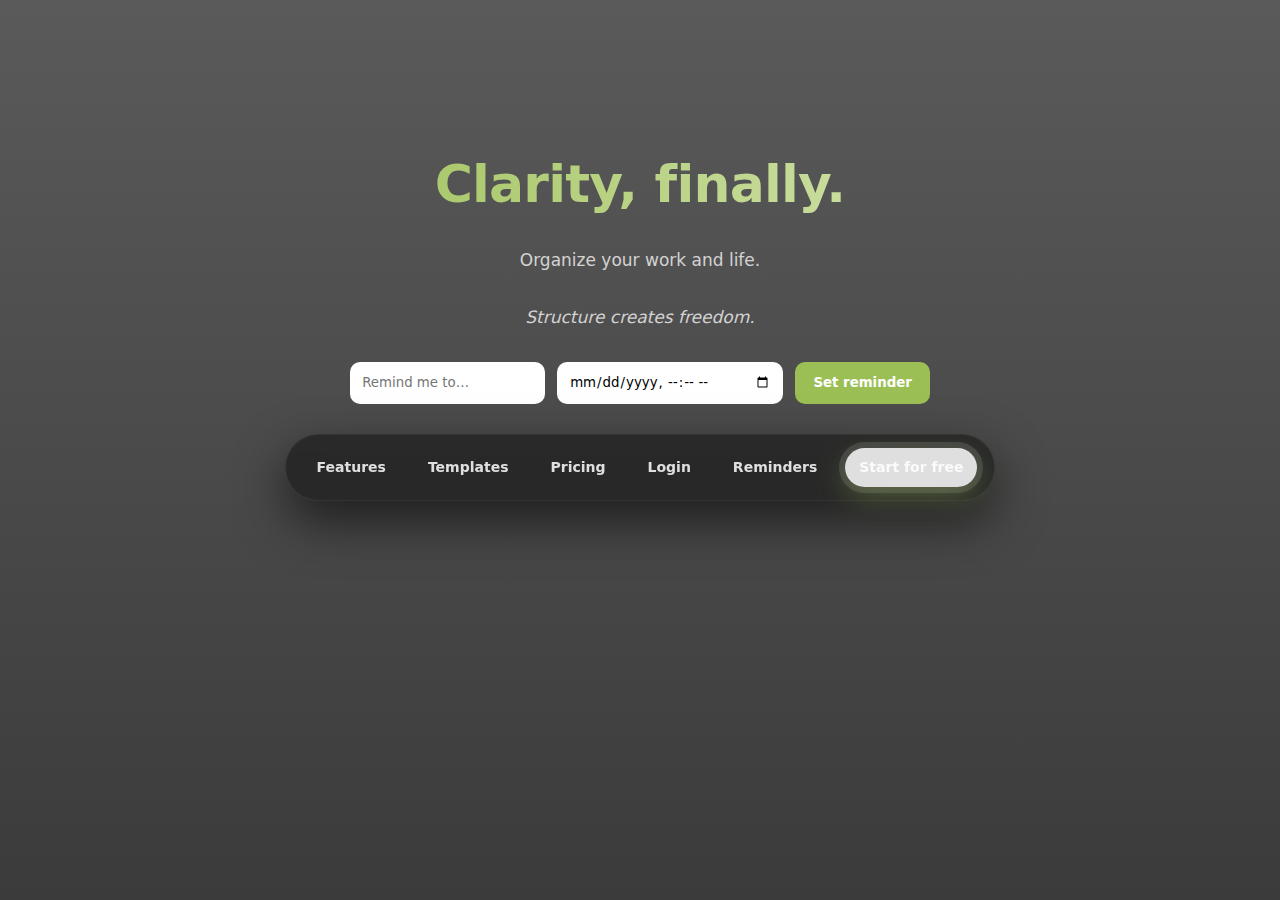
<file: index.html>
<!DOCTYPE html>
<html lang="en">
<head>
    <meta charset="UTF-8">
    <title>Productivity Tool</title>
    <link rel="stylesheet" href="styles.css">
</head>
<body>

<header class="hero">
    <h1>Clarity, finally.</h1>
    <p>Organize your work and life.</p>

    <!-- RANDOM PHRASE -->
    <p class="quote" id="quote"></p>

    <!-- REMINDER BOX -->
<div class="reminder-box">
    <input type="text" id="reminderText" placeholder="Remind me to…">
    <input type="datetime-local" id="reminderTime">
    <button onclick="setReminder()">Set reminder</button>
</div>


    <!-- NAV / CTA -->
    <div class="nav-glass">
    <a href="features.html">Features</a>

    <a href="templates.html">Templates</a>

    <a href="pricing.html">Pricing</a>

    <a href="login.html">Login</a>

    <a href="reminder.html">Reminders</a>

    <a href="todo.html" class="btn-primary">Start for free</a>
</div>

</header>

<!-- PHRASE + REMINDER SCRIPT -->
<script src="script.js"></script>

</body>
</html>
</file>
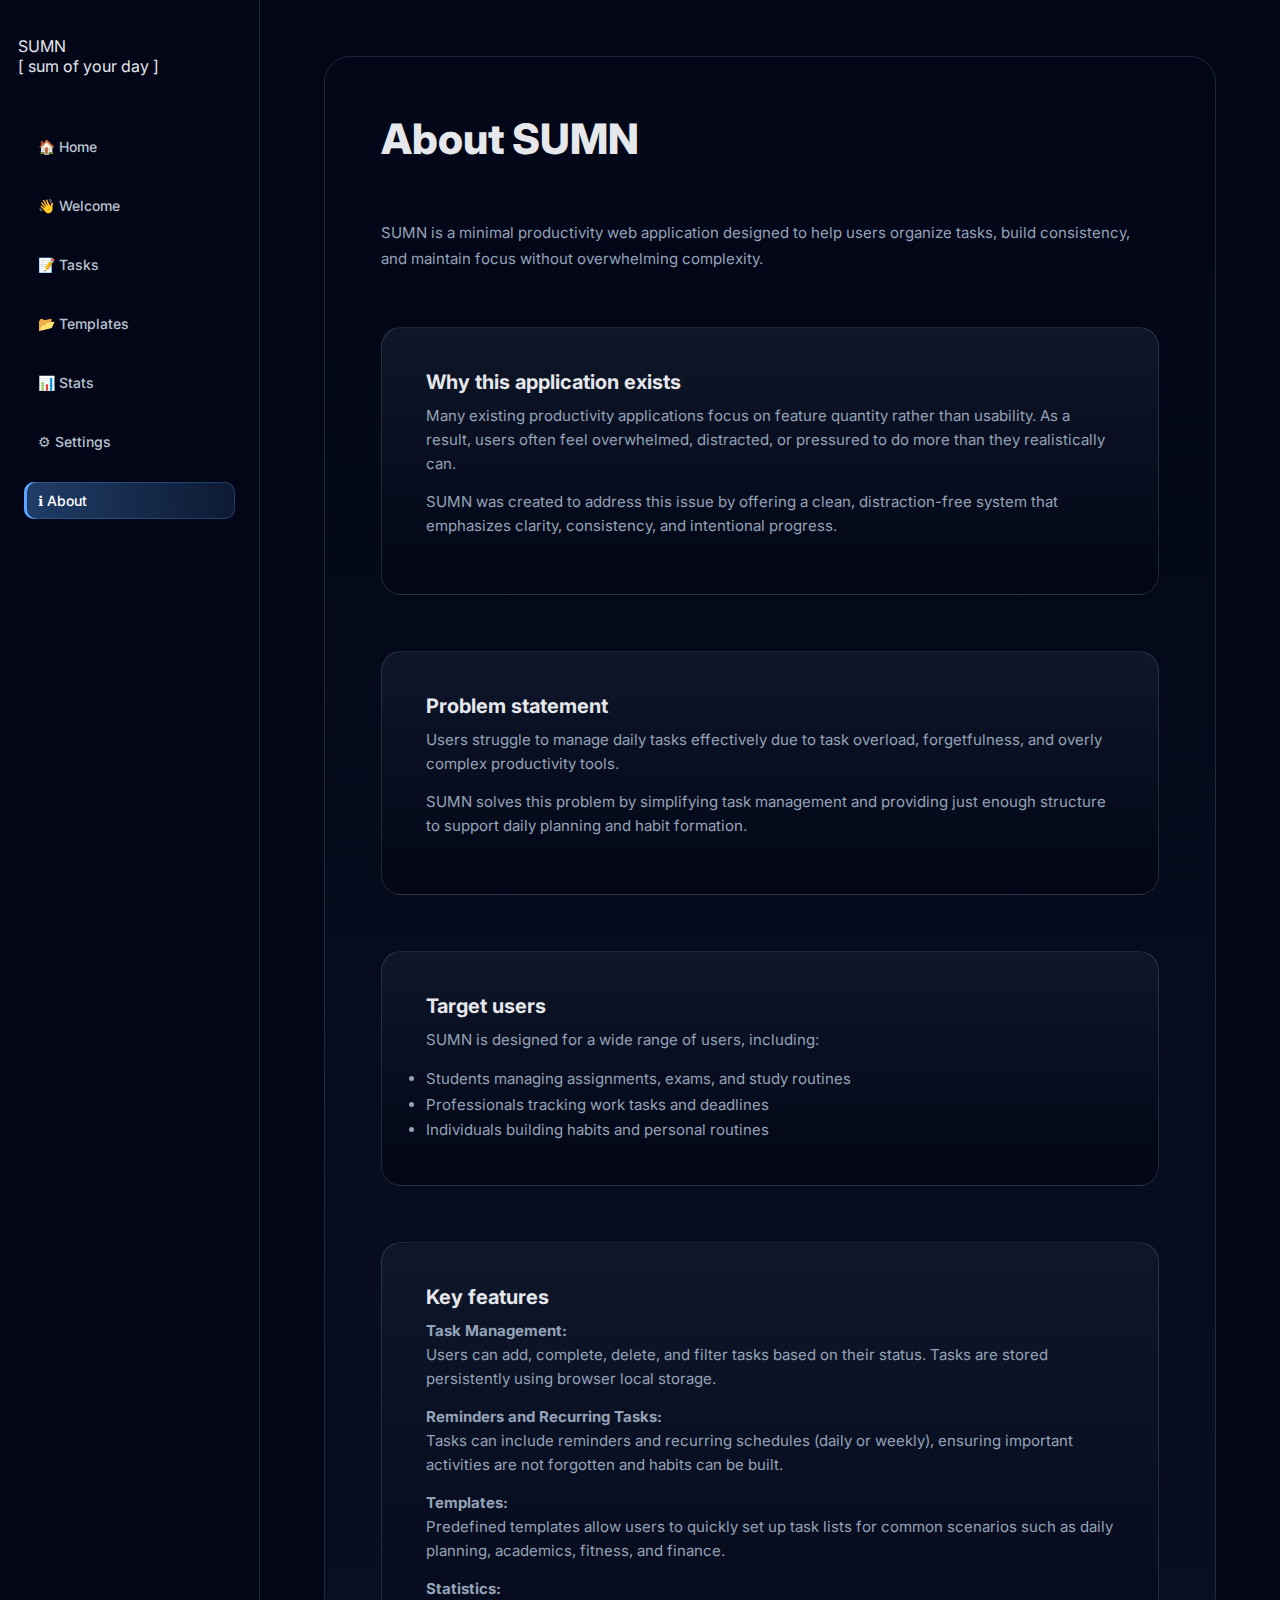
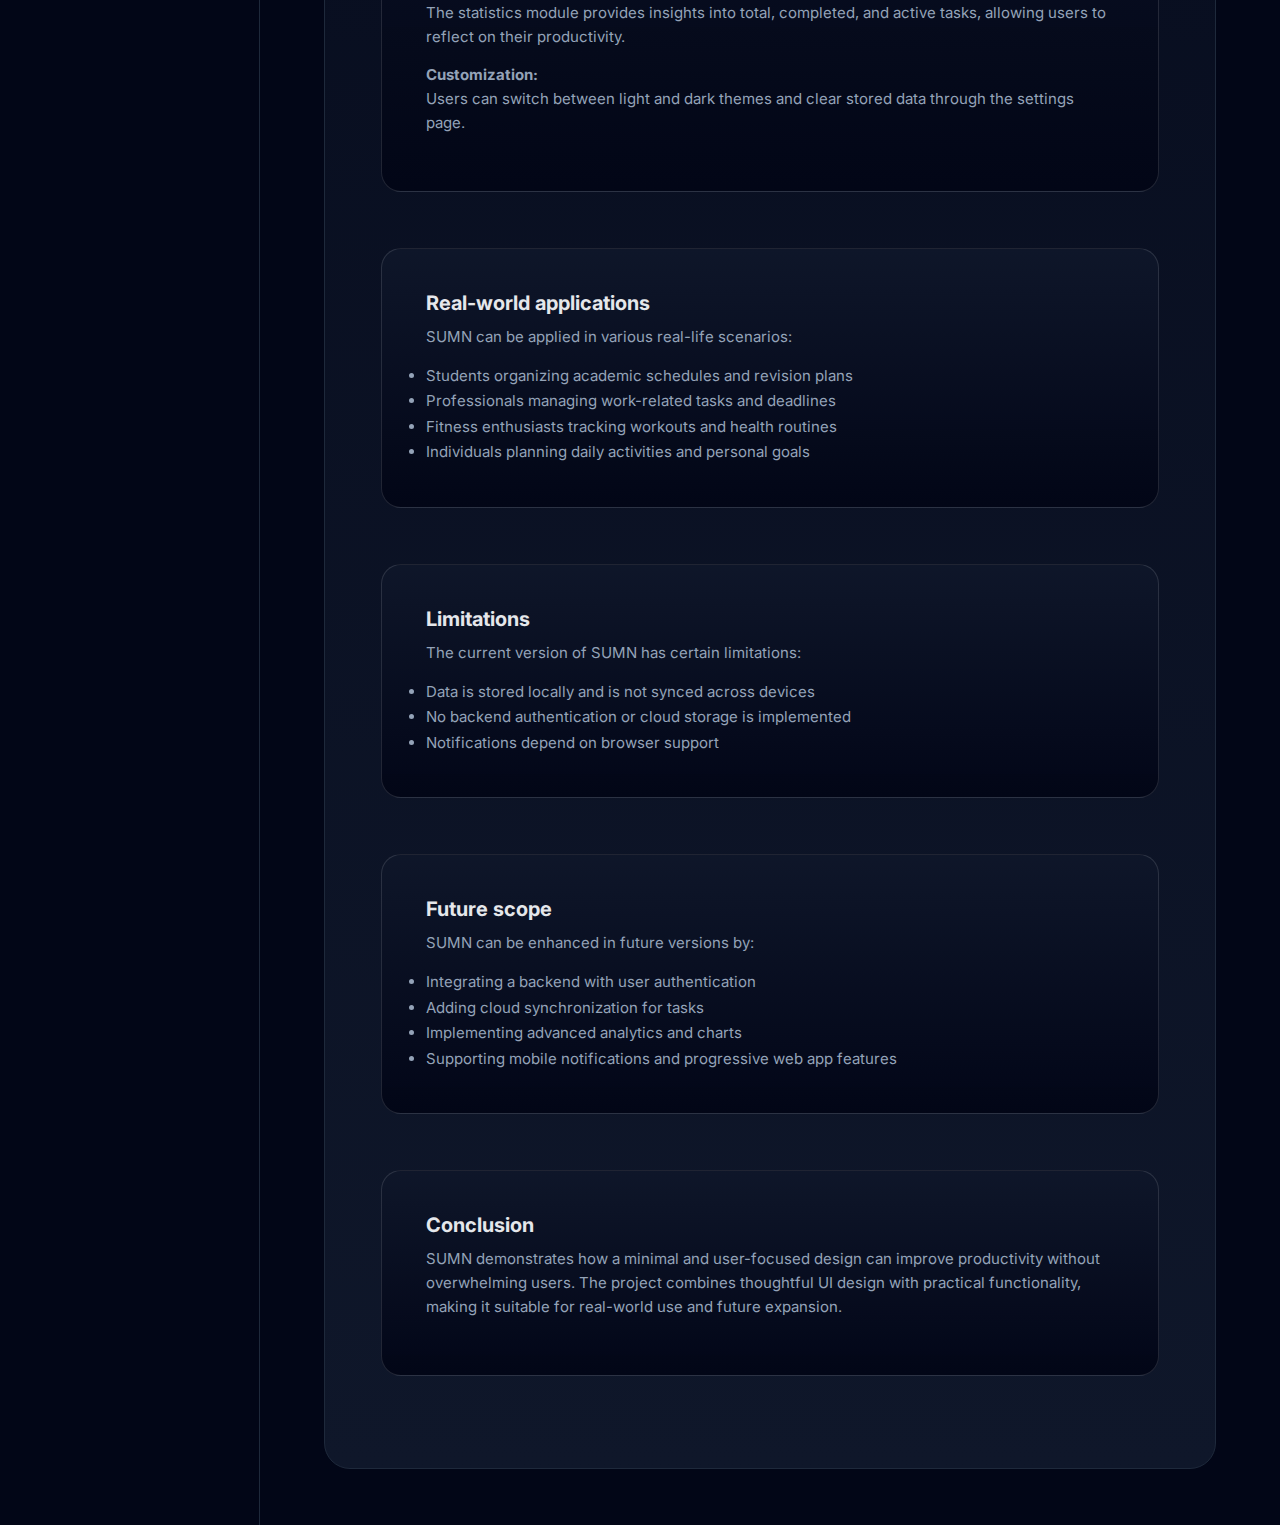
<file: about.html>
<!DOCTYPE html>
<html lang="en">
<head>
    <meta charset="UTF-8" />
    <title>About SUMN</title>
    <meta name="viewport" content="width=device-width, initial-scale=1.0" />

    <link rel="stylesheet" href="style.css" />
</head>
<body>

<div class="app-layout">

    <!-- SIDEBAR -->
    <aside class="sidebar">

        <div class="brand-logo">
            <div class="brand-name">SUMN</div>
            <div class="brand-tagline">[ sum of your day ]</div>
        </div>

        <nav class="sidebar-nav">
            <a href="index.html">🏠 Home</a>
            <a href="welcome.html">👋 Welcome</a>
            <a href="todo.html">📝 Tasks</a>
            <a href="templates.html">📂 Templates</a>
            <a href="stats.html">📊 Stats</a>
            <a href="settings.html">⚙ Settings</a>
            <a href="about.html" class="active">ℹ About</a>
        </nav>

    </aside>

    <!-- MAIN CONTENT -->
    <div class="app-main">

        <section class="page">

            <!-- INTRO -->
            <h1>About SUMN</h1>
            <p class="text-muted">
                SUMN is a minimal productivity web application designed to help users
                organize tasks, build consistency, and maintain focus without
                overwhelming complexity.
            </p>

            <!-- WHY THIS APP EXISTS -->
            <div class="template-card" style="margin-bottom: 28px;">
                <h3>Why this application exists</h3>
                <p class="text-muted">
                    Many existing productivity applications focus on feature quantity
                    rather than usability. As a result, users often feel overwhelmed,
                    distracted, or pressured to do more than they realistically can.
                </p>
                <p class="text-muted">
                    SUMN was created to address this issue by offering a clean,
                    distraction-free system that emphasizes clarity, consistency, and
                    intentional progress.
                </p>
            </div>

            <!-- PROBLEM STATEMENT -->
            <div class="template-card" style="margin-bottom: 28px;">
                <h3>Problem statement</h3>
                <p class="text-muted">
                    Users struggle to manage daily tasks effectively due to task overload,
                    forgetfulness, and overly complex productivity tools.
                </p>
                <p class="text-muted">
                    SUMN solves this problem by simplifying task management and providing
                    just enough structure to support daily planning and habit formation.
                </p>
            </div>

            <!-- TARGET USERS -->
            <div class="template-card" style="margin-bottom: 28px;">
                <h3>Target users</h3>
                <p class="text-muted">
                    SUMN is designed for a wide range of users, including:
                </p>
                <ul class="text-muted">
                    <li>Students managing assignments, exams, and study routines</li>
                    <li>Professionals tracking work tasks and deadlines</li>
                    <li>Individuals building habits and personal routines</li>
                </ul>
            </div>

            <!-- FEATURES -->
            <div class="template-card" style="margin-bottom: 28px;">
                <h3>Key features</h3>

                <p class="text-muted">
                    <strong>Task Management:</strong><br />
                    Users can add, complete, delete, and filter tasks based on their status.
                    Tasks are stored persistently using browser local storage.
                </p>

                <p class="text-muted">
                    <strong>Reminders and Recurring Tasks:</strong><br />
                    Tasks can include reminders and recurring schedules (daily or weekly),
                    ensuring important activities are not forgotten and habits can be built.
                </p>

                <p class="text-muted">
                    <strong>Templates:</strong><br />
                    Predefined templates allow users to quickly set up task lists for
                    common scenarios such as daily planning, academics, fitness, and finance.
                </p>

                <p class="text-muted">
                    <strong>Statistics:</strong><br />
                    The statistics module provides insights into total, completed, and
                    active tasks, allowing users to reflect on their productivity.
                </p>

                <p class="text-muted">
                    <strong>Customization:</strong><br />
                    Users can switch between light and dark themes and clear stored data
                    through the settings page.
                </p>
            </div>

            <!-- REAL WORLD USE CASES -->
            <div class="template-card" style="margin-bottom: 28px;">
                <h3>Real-world applications</h3>
                <p class="text-muted">
                    SUMN can be applied in various real-life scenarios:
                </p>
                <ul class="text-muted">
                    <li>Students organizing academic schedules and revision plans</li>
                    <li>Professionals managing work-related tasks and deadlines</li>
                    <li>Fitness enthusiasts tracking workouts and health routines</li>
                    <li>Individuals planning daily activities and personal goals</li>
                </ul>
            </div>

            <!-- LIMITATIONS -->
            <div class="template-card" style="margin-bottom: 28px;">
                <h3>Limitations</h3>
                <p class="text-muted">
                    The current version of SUMN has certain limitations:
                </p>
                <ul class="text-muted">
                    <li>Data is stored locally and is not synced across devices</li>
                    <li>No backend authentication or cloud storage is implemented</li>
                    <li>Notifications depend on browser support</li>
                </ul>
            </div>

            <!-- FUTURE SCOPE -->
            <div class="template-card" style="margin-bottom: 36px;">
                <h3>Future scope</h3>
                <p class="text-muted">
                    SUMN can be enhanced in future versions by:
                </p>
                <ul class="text-muted">
                    <li>Integrating a backend with user authentication</li>
                    <li>Adding cloud synchronization for tasks</li>
                    <li>Implementing advanced analytics and charts</li>
                    <li>Supporting mobile notifications and progressive web app features</li>
                </ul>
            </div>

            <!-- CONCLUSION -->
            <div class="template-card">
                <h3>Conclusion</h3>
                <p class="text-muted">
                    SUMN demonstrates how a minimal and user-focused design can improve
                    productivity without overwhelming users. The project combines
                    thoughtful UI design with practical functionality, making it suitable
                    for real-world use and future expansion.
                </p>
            </div>

        </section>

    </div>

</div>

</body>
</html>
</file>
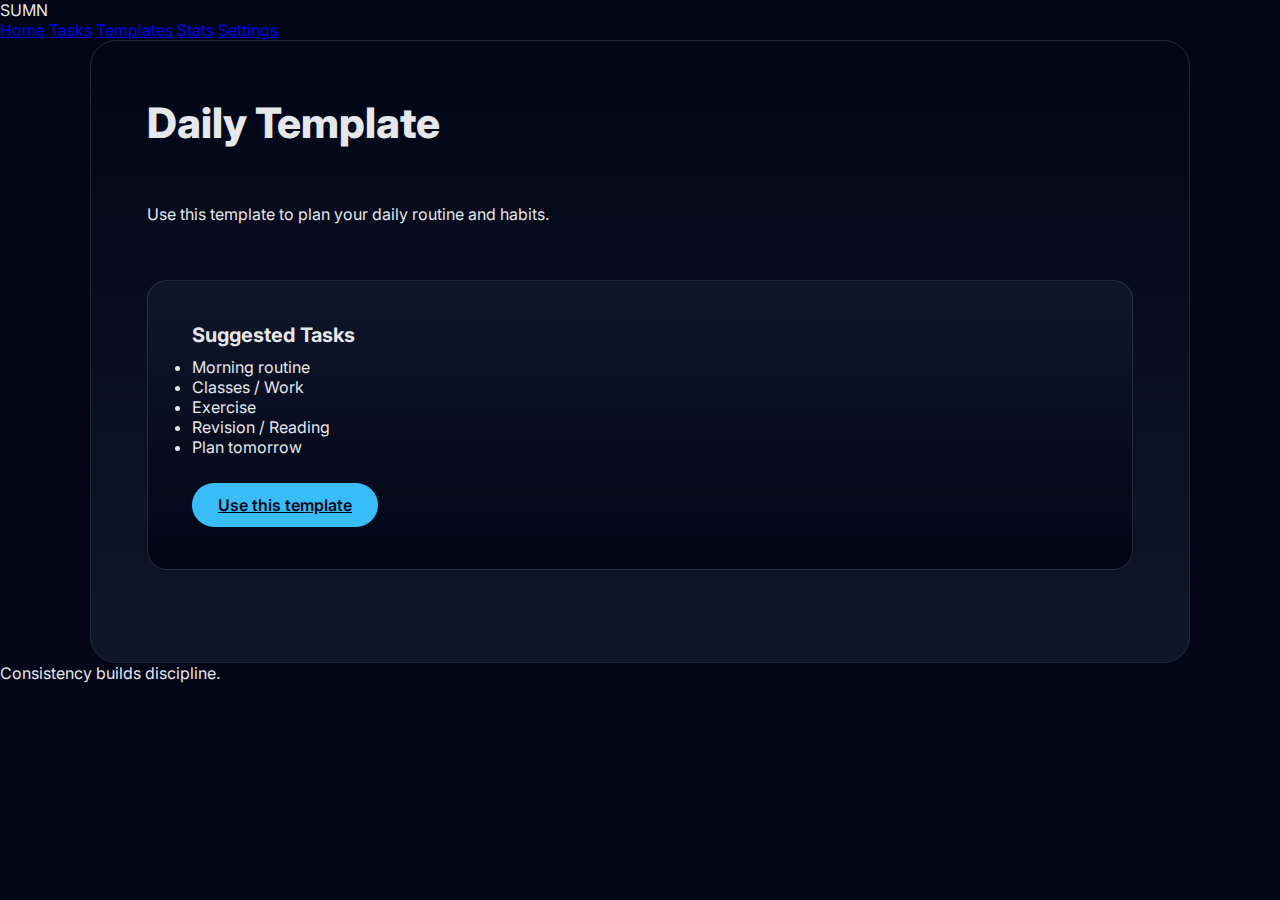
<file: daily.html>
<!DOCTYPE html>
<html lang="en">
<head>
    <meta charset="UTF-8" />
    <title>SUMN – Daily Template</title>
    <meta name="viewport" content="width=device-width, initial-scale=1.0" />

    <link rel="stylesheet" href="../style.css" />
</head>
<body>

    <!-- NAVBAR -->
    <header class="navbar">
        <div class="logo">SUMN</div>
        <nav>
            <a href="../index.html">Home</a>
            <a href="../todo.html">Tasks</a>
            <a href="../templates.html" class="active">Templates</a>
            <a href="../stats.html">Stats</a>
            <a href="../settings.html">Settings</a>
        </nav>
    </header>

    <!-- PAGE CONTENT -->
    <main class="page">
        <h1>Daily Template</h1>
        <p>
            Use this template to plan your daily routine and habits.
        </p>

        <div class="template-card">
            <h3>Suggested Tasks</h3>
            <ul class="task-list">
                <li>Morning routine</li>
                <li>Classes / Work</li>
                <li>Exercise</li>
                <li>Revision / Reading</li>
                <li>Plan tomorrow</li>
            </ul>

            <br />

            <!-- MERGED PREFILL BUTTON -->
            <a href="../todo.html"
               onclick="localStorage.setItem(
                 'prefill',
                 JSON.stringify([
                   'Morning routine',
                   'Work / Classes',
                   'Exercise',
                   'Revision / Reading',
                   'Plan tomorrow'
                 ])
               )"
               class="btn primary">
               Use this template
            </a>
        </div>
    </main>

    <!-- FOOTER -->
    <footer class="footer">
        <p>Consistency builds discipline.</p>
    </footer>

</body>
</html>
</file>
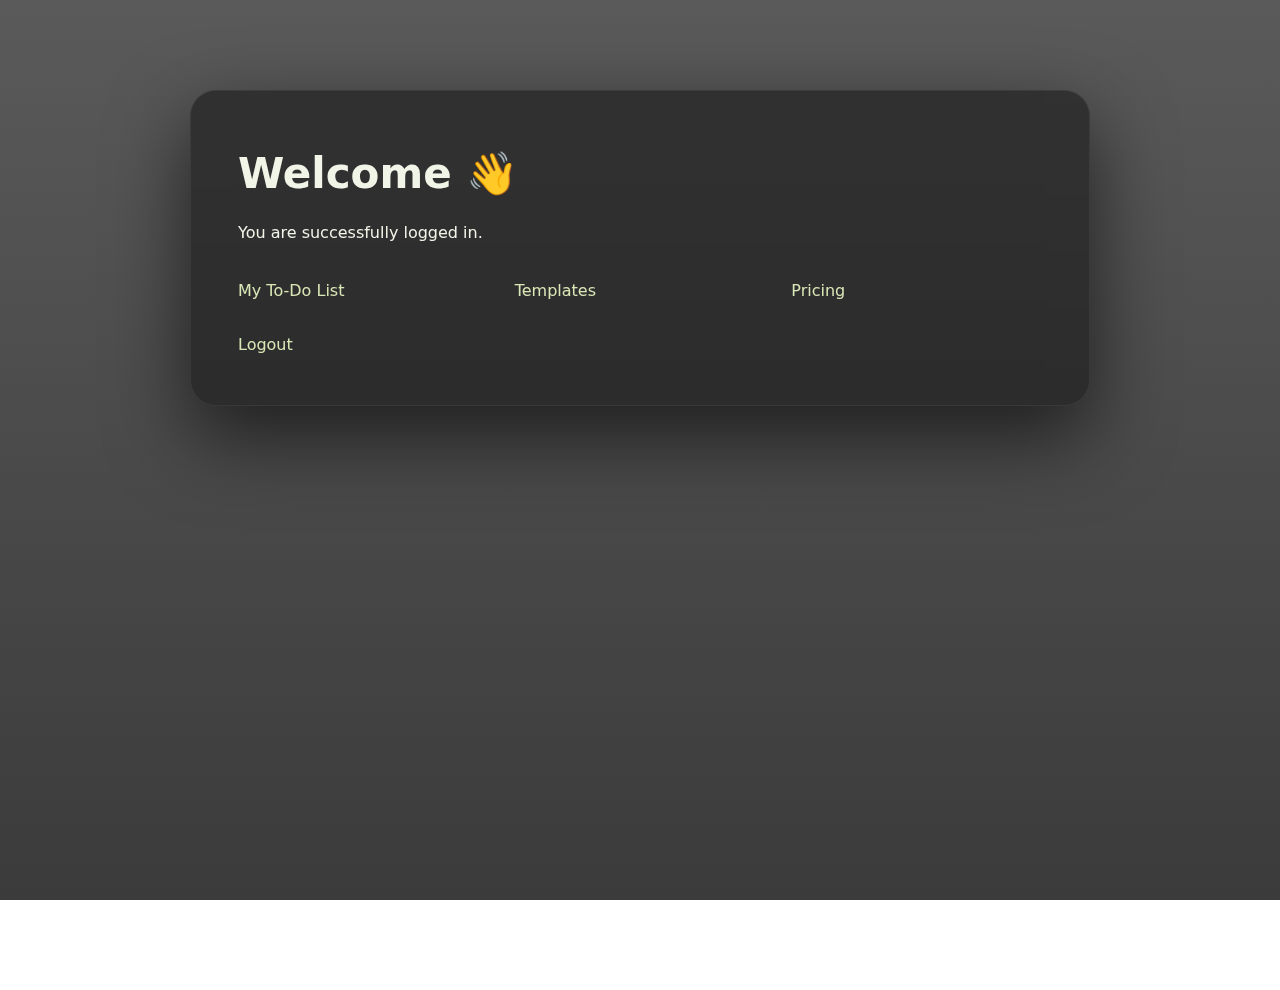
<file: dashboard.html>
<!DOCTYPE html>
<html lang="en">
<head>
    <meta charset="UTF-8">
    <title>Dashboard</title>
    <link rel="stylesheet" href="styles.css">
</head>
<body>

<section class="page">
    <h1>Welcome 👋</h1>
    <p>You are successfully logged in.</p>

    <div class="template-grid">
        <a href="todo.html" class="template">My To-Do List</a>
        <a href="templates.html" class="template">Templates</a>
        <a href="pricing.html" class="template">Pricing</a>
    </div>

    <br>
    <a href="index.html">Logout</a>
</section>

</body>
</html>
</file>
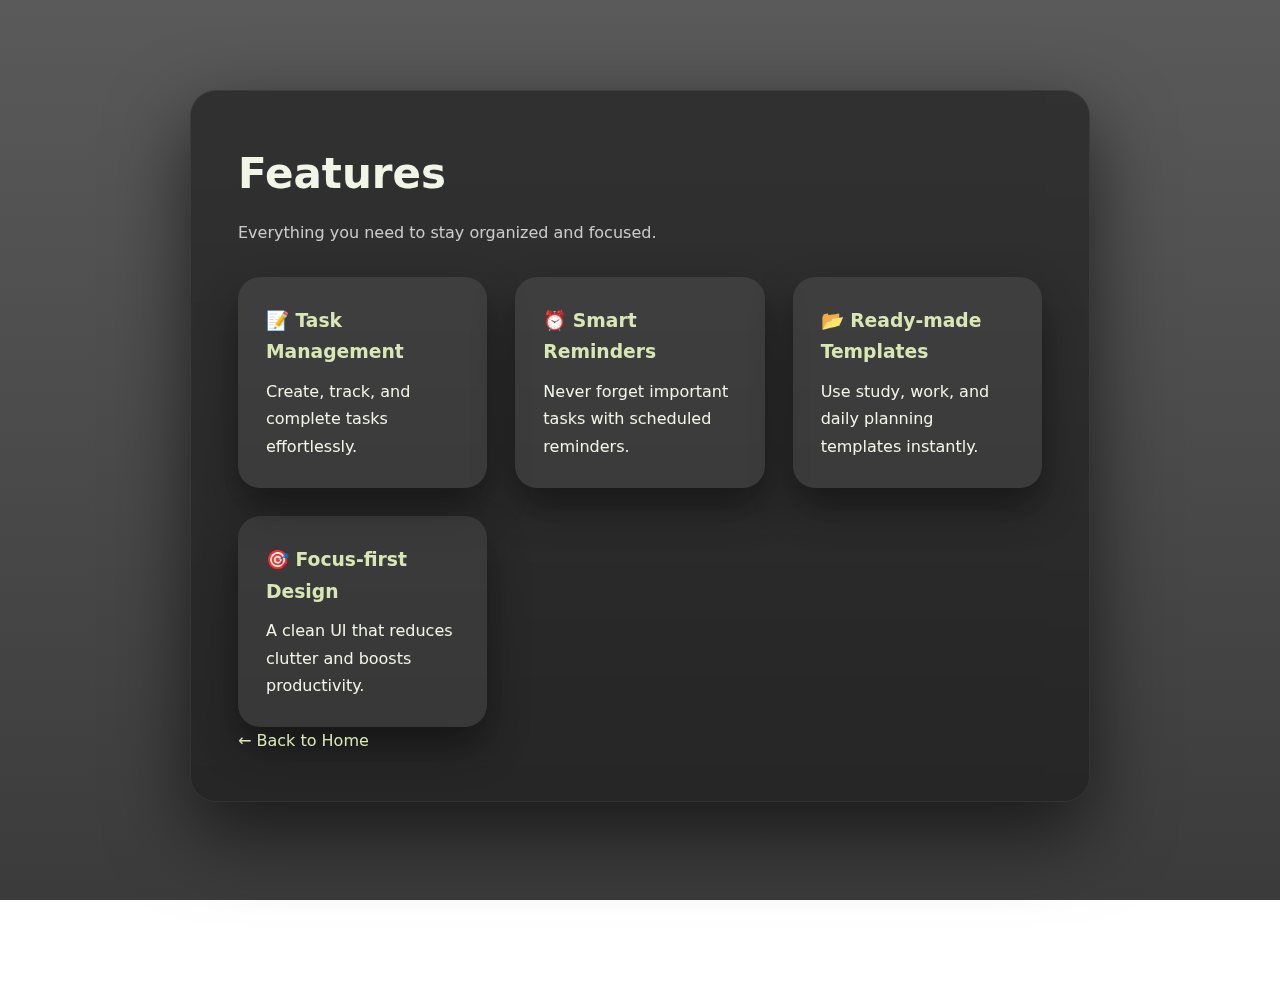
<file: features.html>
<!DOCTYPE html>
<html lang="en">
<head>
    <meta charset="UTF-8">
    <title>Features</title>
    <link rel="stylesheet" href="styles.css">
</head>
<body>

<section class="page features-page">
    <h1>Features</h1>
    <p class="subtitle">Everything you need to stay organized and focused.</p>

    <div class="features-grid">
        <div class="feature-card">
            <h3>📝 Task Management</h3>
            <p>Create, track, and complete tasks effortlessly.</p>
        </div>

        <div class="feature-card">
            <h3>⏰ Smart Reminders</h3>
            <p>Never forget important tasks with scheduled reminders.</p>
        </div>

        <div class="feature-card">
            <h3>📂 Ready-made Templates</h3>
            <p>Use study, work, and daily planning templates instantly.</p>
        </div>

        <div class="feature-card">
            <h3>🎯 Focus-first Design</h3>
            <p>A clean UI that reduces clutter and boosts productivity.</p>
        </div>
    </div>

    <a href="index.html" class="back-link">← Back to Home</a>
</section>

</body>
</html>
</file>
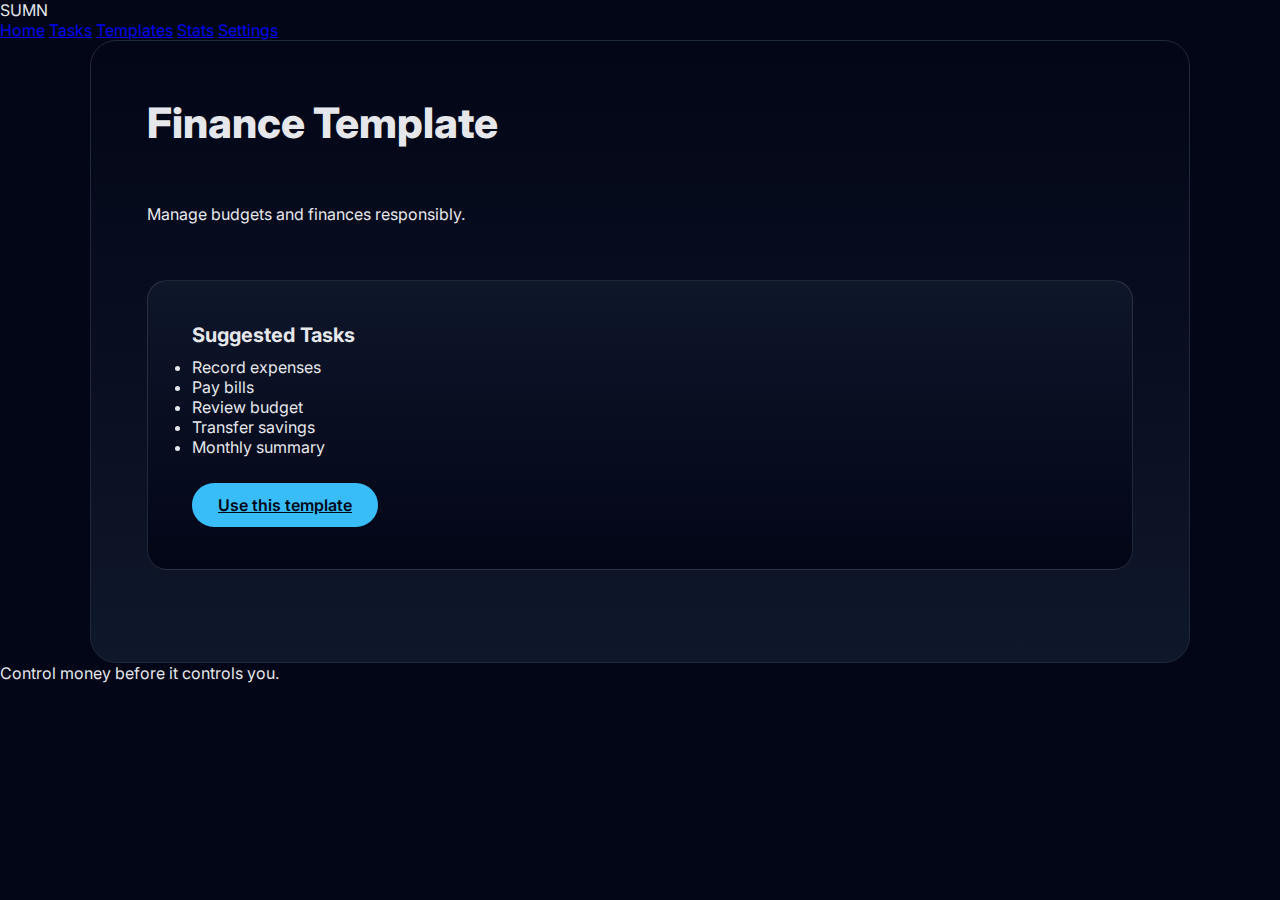
<file: finance.html>
<!DOCTYPE html>
<html lang="en">
<head>
    <meta charset="UTF-8" />
    <title>SUMN – Finance Template</title>
    <meta name="viewport" content="width=device-width, initial-scale=1.0" />
    <link rel="stylesheet" href="../style.css" />
</head>
<body>

<header class="navbar">
    <div class="logo">SUMN</div>
    <nav>
        <a href="../index.html">Home</a>
        <a href="../todo.html">Tasks</a>
        <a href="../templates.html" class="active">Templates</a>
        <a href="../stats.html">Stats</a>
        <a href="../settings.html">Settings</a>
    </nav>
</header>

<main class="page">
    <h1>Finance Template</h1>
    <p>Manage budgets and finances responsibly.</p>

    <div class="template-card">
        <h3>Suggested Tasks</h3>
        <ul class="task-list">
            <li>Record expenses</li>
            <li>Pay bills</li>
            <li>Review budget</li>
            <li>Transfer savings</li>
            <li>Monthly summary</li>
        </ul>

        <br />

        <a href="../todo.html"
           onclick="localStorage.setItem('prefill',
             JSON.stringify([
               'Record expenses',
               'Pay pending bills',
               'Review monthly budget',
               'Transfer savings',
               'Check account balances'
             ])
           )"
           class="btn primary">
           Use this template
        </a>
    </div>
</main>

<footer class="footer">
    <p>Control money before it controls you.</p>
</footer>

</body>
</html>
</file>
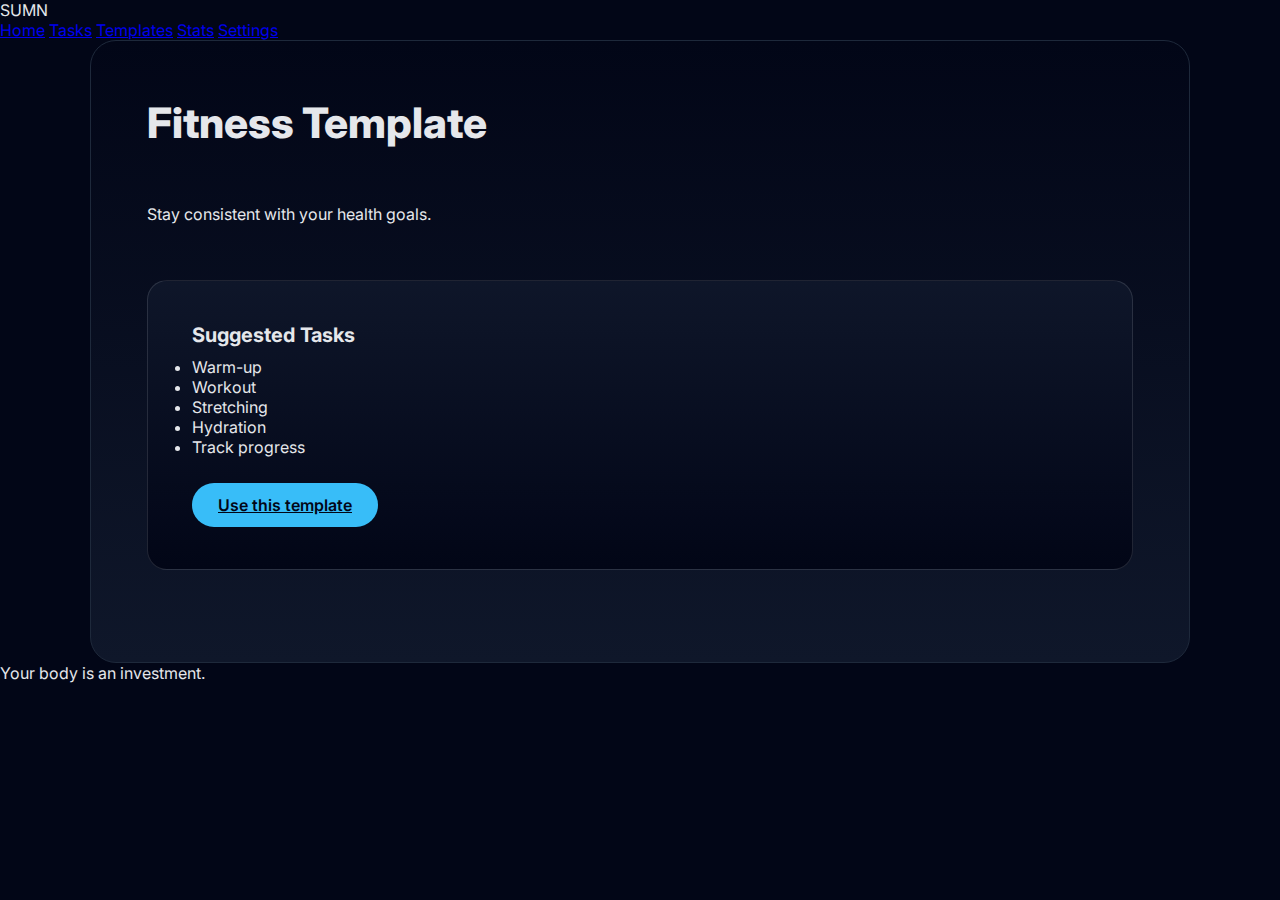
<file: fitness.html>
<!DOCTYPE html>
<html lang="en">
<head>
    <meta charset="UTF-8" />
    <title>SUMN – Fitness Template</title>
    <meta name="viewport" content="width=device-width, initial-scale=1.0" />
    <link rel="stylesheet" href="../style.css" />
</head>
<body>

<header class="navbar">
    <div class="logo">SUMN</div>
    <nav>
        <a href="../index.html">Home</a>
        <a href="../todo.html">Tasks</a>
        <a href="../templates.html" class="active">Templates</a>
        <a href="../stats.html">Stats</a>
        <a href="../settings.html">Settings</a>
    </nav>
</header>

<main class="page">
    <h1>Fitness Template</h1>
    <p>Stay consistent with your health goals.</p>

    <div class="template-card">
        <h3>Suggested Tasks</h3>
        <ul class="task-list">
            <li>Warm-up</li>
            <li>Workout</li>
            <li>Stretching</li>
            <li>Hydration</li>
            <li>Track progress</li>
        </ul>

        <br />

        <a href="../todo.html"
           onclick="localStorage.setItem('prefill',
             JSON.stringify([
               'Warm-up',
               'Workout session',
               'Stretching',
               'Hydration',
               'Track progress'
             ])
           )"
           class="btn primary">
           Use this template
        </a>
    </div>
</main>

<footer class="footer">
    <p>Your body is an investment.</p>
</footer>

</body>
</html>
</file>
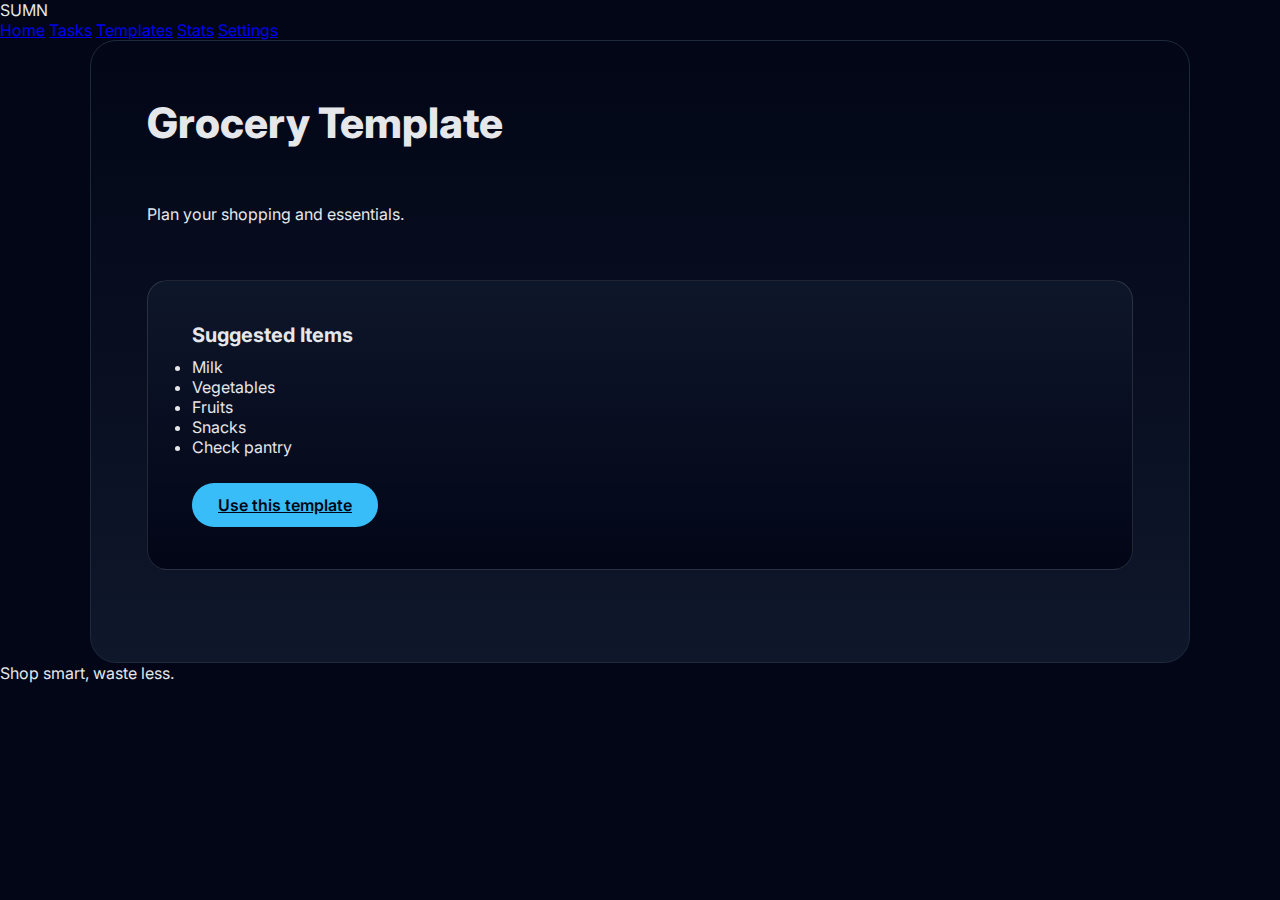
<file: grocery.html>
<!DOCTYPE html>
<html lang="en">
<head>
    <meta charset="UTF-8" />
    <title>SUMN – Grocery Template</title>
    <meta name="viewport" content="width=device-width, initial-scale=1.0" />
    <link rel="stylesheet" href="../style.css" />
</head>
<body>

<header class="navbar">
    <div class="logo">SUMN</div>
    <nav>
        <a href="../index.html">Home</a>
        <a href="../todo.html">Tasks</a>
        <a href="../templates.html" class="active">Templates</a>
        <a href="../stats.html">Stats</a>
        <a href="../settings.html">Settings</a>
    </nav>
</header>

<main class="page">
    <h1>Grocery Template</h1>
    <p>Plan your shopping and essentials.</p>

    <div class="template-card">
        <h3>Suggested Items</h3>
        <ul class="task-list">
            <li>Milk</li>
            <li>Vegetables</li>
            <li>Fruits</li>
            <li>Snacks</li>
            <li>Check pantry</li>
        </ul>

        <br />

        <a href="../todo.html"
           onclick="localStorage.setItem('prefill',
             JSON.stringify([
               'Buy milk',
               'Buy vegetables',
               'Buy fruits',
               'Buy snacks',
               'Check pantry items'
             ])
           )"
           class="btn primary">
           Use this template
        </a>
    </div>
</main>

<footer class="footer">
    <p>Shop smart, waste less.</p>
</footer>

</body>
</html>
</file>
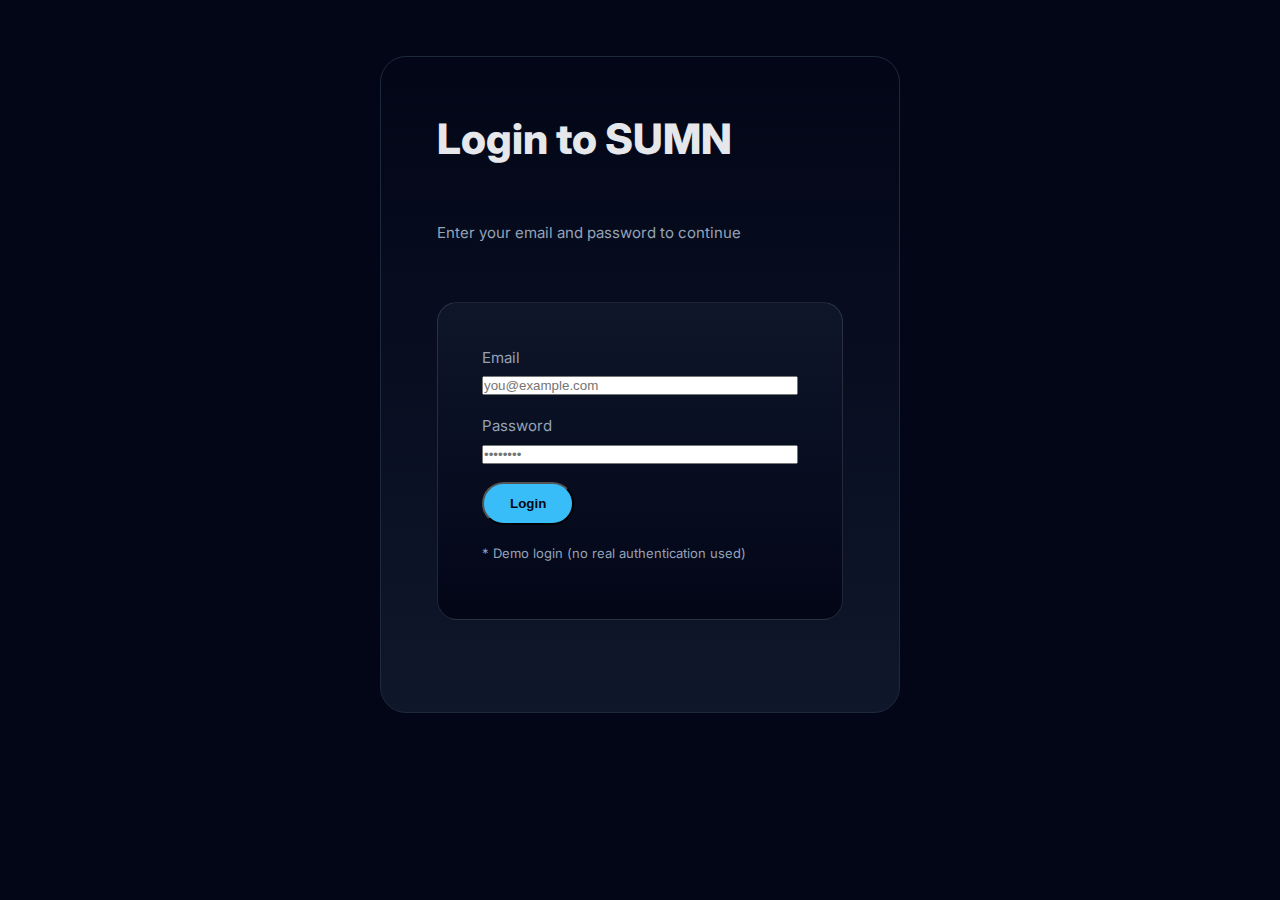
<file: login.html>
<!DOCTYPE html>
<html lang="en">
<head>
  <meta charset="UTF-8" />
  <title>Login – SUMN</title>
  <meta name="viewport" content="width=device-width, initial-scale=1.0" />
  <link rel="stylesheet" href="style.css" />
</head>

<body>
<div class="app-layout">

  <main class="app-main">
    <section class="page" style="max-width:520px;">

      <h1>Login to SUMN</h1>
      <p class="text-muted">
        Enter your email and password to continue
      </p>

      <div class="template-card">

        <form onsubmit="login(event)" style="display:flex; flex-direction:column; gap:18px;">

          <div>
            <label class="text-muted">Email</label>
            <input
              type="email"
              id="email"
              required
              placeholder="you@example.com"
              style="width:100%; margin-top:6px;"
            />
          </div>

          <div>
            <label class="text-muted">Password</label>
            <input
              type="password"
              id="password"
              required
              placeholder="••••••••"
              style="width:100%; margin-top:6px;"
            />
          </div>

          <button type="submit" class="btn primary">
            Login
          </button>

        </form>

        <p class="text-muted" style="margin-top:18px; font-size:13px;">
          * Demo login (no real authentication used)
        </p>

      </div>

    </section>
  </main>

</div>

<script>
function login(e) {
  e.preventDefault();

  const email = document.getElementById("email").value;
  const password = document.getElementById("password").value;

  if (!email || !password) {
    alert("Please enter email and password");
    return;
  }

  // Demo auth (frontend-only)
  localStorage.setItem("loggedIn", "true");
  localStorage.setItem("userEmail", email);

  window.location.href = "welcome.html";
}
</script>

</body>
</html>
</file>
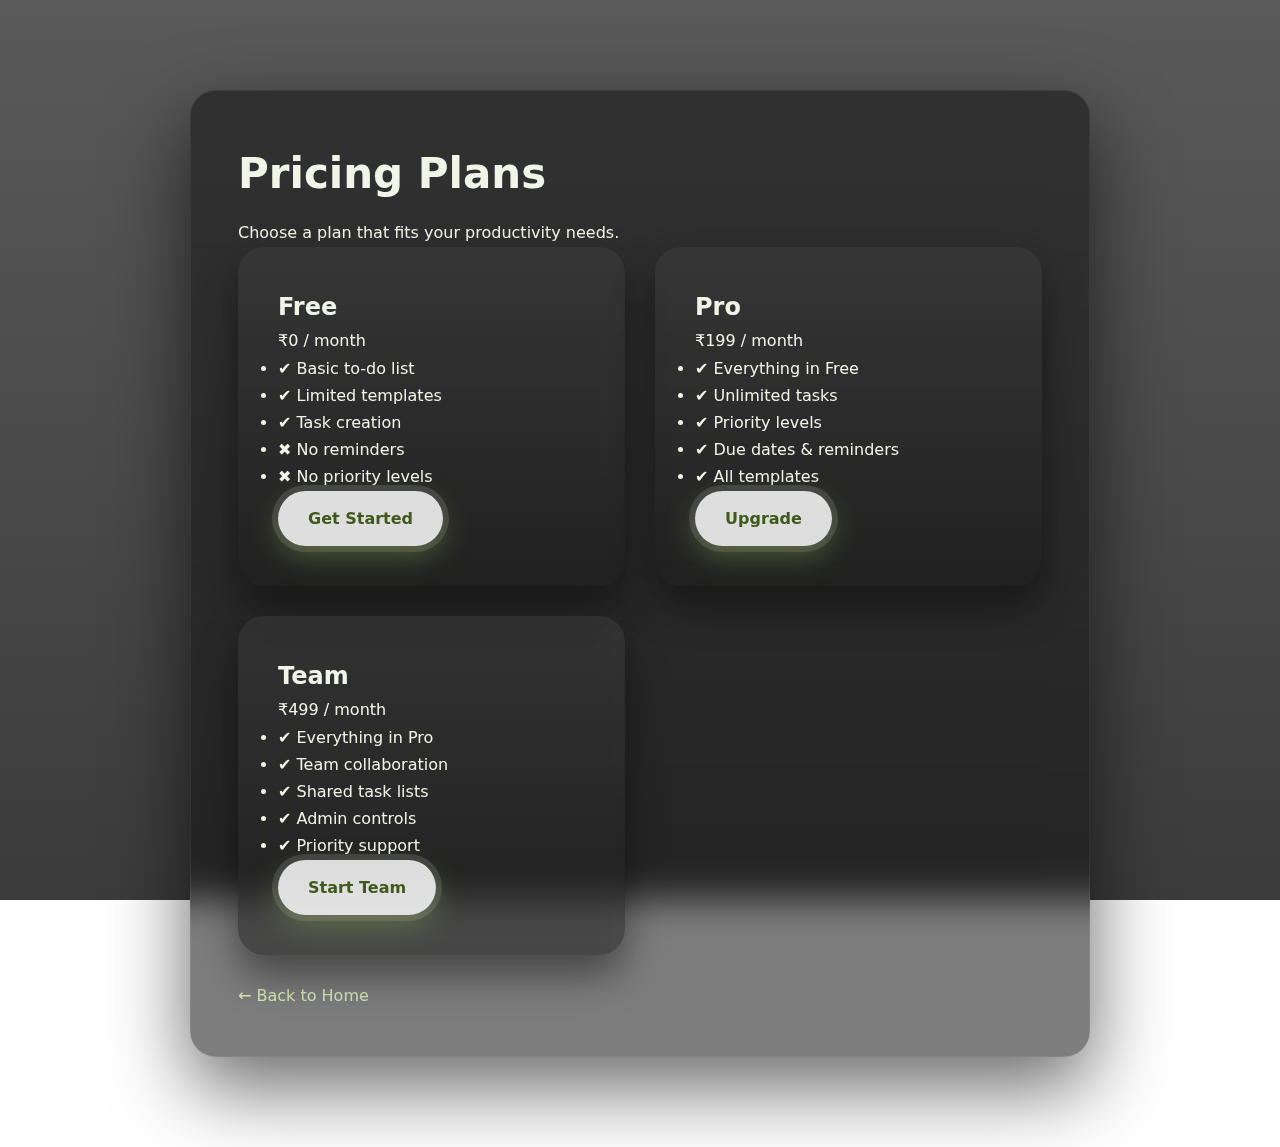
<file: pricing.html>
<!DOCTYPE html>
<html lang="en">
<head>
    <meta charset="UTF-8">
    <title>Pricing</title>
    <link rel="stylesheet" href="styles.css">
</head>
<body>

<section class="page">
    <h1>Pricing Plans</h1>
    <p>Choose a plan that fits your productivity needs.</p>

    <div class="pricing-grid">

        <!-- FREE PLAN -->
        <div class="pricing-card">
            <h2>Free</h2>
            <p class="price">₹0 / month</p>
            <ul>
                <li>✔ Basic to-do list</li>
                <li>✔ Limited templates</li>
                <li>✔ Task creation</li>
                <li>✖ No reminders</li>
                <li>✖ No priority levels</li>
            </ul>
            <a href="login.html" class="btn-primary">Get Started</a>
        </div>

        <!-- PRO PLAN -->
        <div class="pricing-card highlight">
            <h2>Pro</h2>
            <p class="price">₹199 / month</p>
            <ul>
                <li>✔ Everything in Free</li>
                <li>✔ Unlimited tasks</li>
                <li>✔ Priority levels</li>
                <li>✔ Due dates & reminders</li>
                <li>✔ All templates</li>
            </ul>
            <a href="login.html" class="btn-primary">Upgrade</a>
        </div>

        <!-- TEAM PLAN -->
        <div class="pricing-card">
            <h2>Team</h2>
            <p class="price">₹499 / month</p>
            <ul>
                <li>✔ Everything in Pro</li>
                <li>✔ Team collaboration</li>
                <li>✔ Shared task lists</li>
                <li>✔ Admin controls</li>
                <li>✔ Priority support</li>
            </ul>
            <a href="login.html" class="btn-primary">Start Team</a>
        </div>

    </div>

    <br>
    <a href="index.html">← Back to Home</a>
</section>

</body>
</html>
</file>
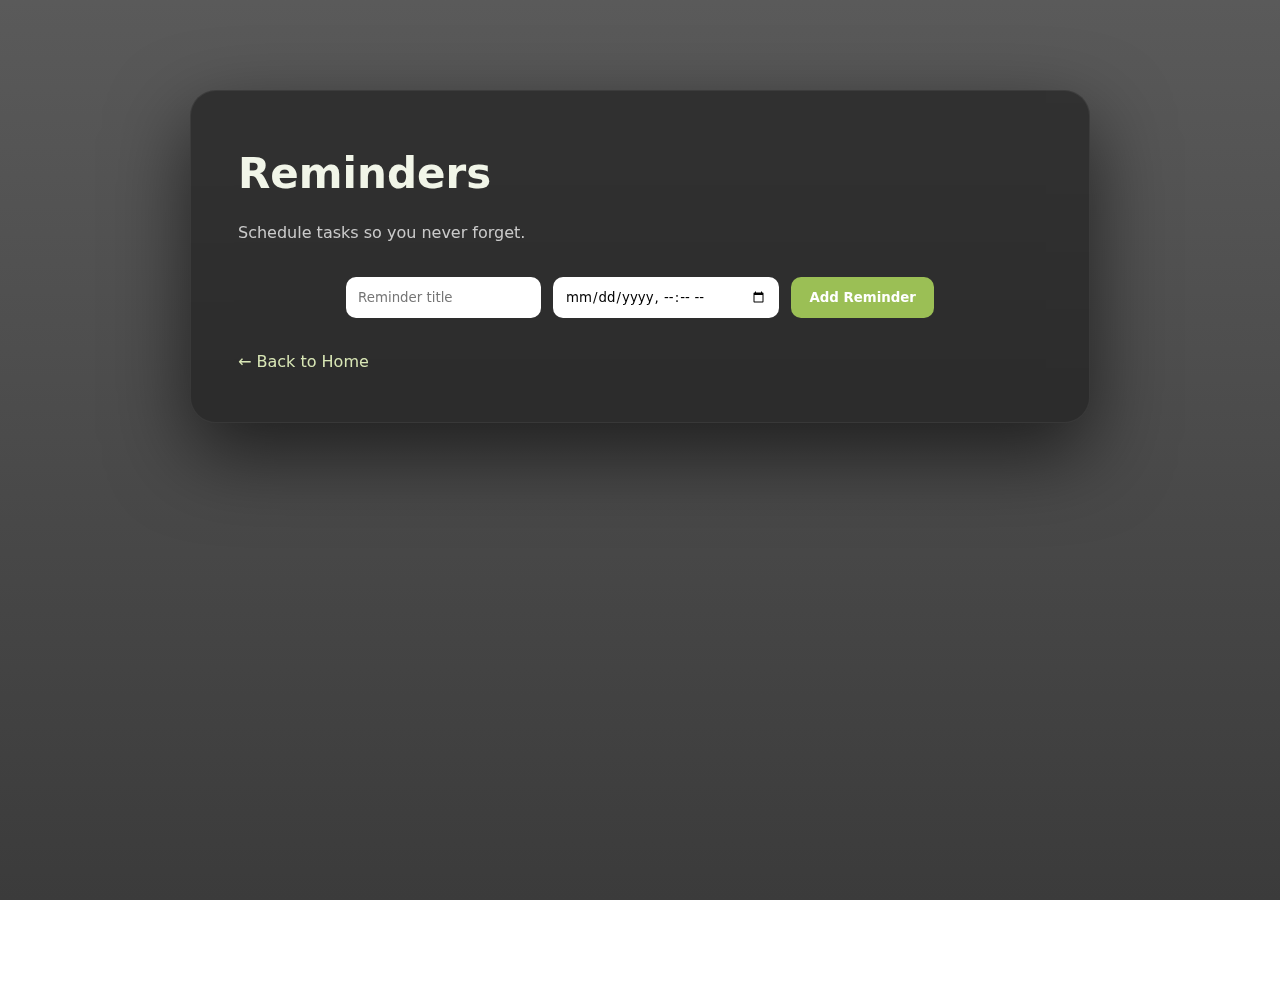
<file: reminder.html>
<!DOCTYPE html>
<html lang="en">
<head>
    <meta charset="UTF-8">
    <title>Reminders</title>
    <link rel="stylesheet" href="styles.css">
</head>
<body>

<section class="page reminder-page">
    <h1>Reminders</h1>
    <p class="subtitle">Schedule tasks so you never forget.</p>

    <div class="reminder-form">
        <input type="text" id="reminderText" placeholder="Reminder title">
        <input type="datetime-local" id="reminderTime">
        <button onclick="addReminder()">Add Reminder</button>
    </div>

    <ul id="reminderList" class="reminder-list"></ul>

    <a href="index.html" class="back-link">← Back to Home</a>
</section>

<script src="reminder.js"></script>
</body>
</html>
</file>
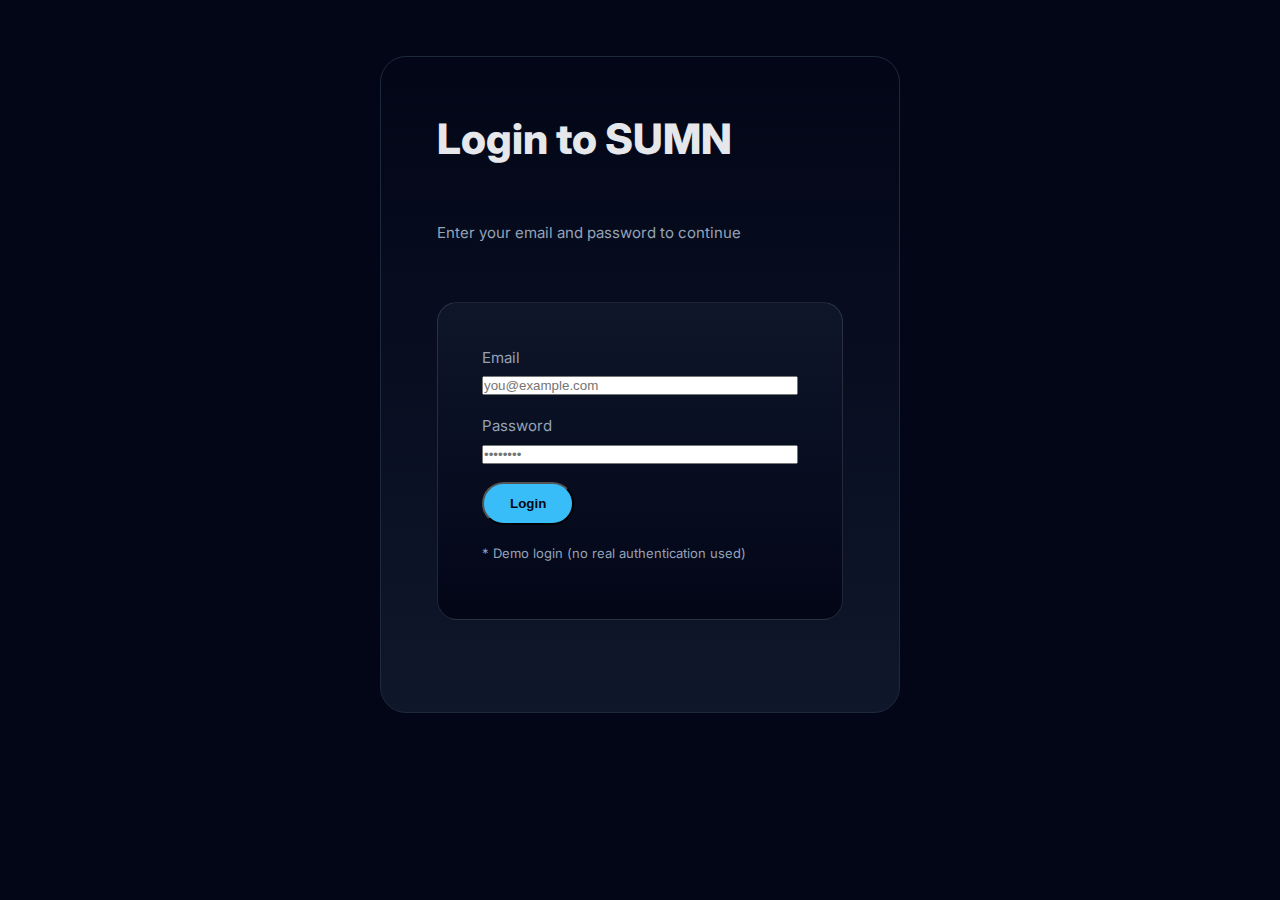
<file: settings.html>
<!DOCTYPE html>
<html lang="en">

<head>
    <meta charset="UTF-8" />
    <title>SUMN – Settings</title>
    <meta name="viewport" content="width=device-width, initial-scale=1.0" />
    <link rel="stylesheet" href="style.css" />
</head>

<body>

    <div class="app-layout">

        <!-- SIDEBAR -->
        <aside class="sidebar">
            <div class="sidebar-logo">SUMN</div>
            <nav class="sidebar-nav">
                <a href="index.html">🏠 Home</a>
                <a href="todo.html">📝 Tasks</a>
                <a href="templates.html">📂 Templates</a>
                <a href="stats.html">📊 Stats</a>
                <a href="settings.html" class="active">⚙ Settings</a>
            </nav>
        </aside>

        <!-- MAIN -->
        <div class="app-main">

            <section class="page">
                <h1>Settings</h1>
                <p class="text-muted">
                    Customize your experience.
                </p>

                <div class="settings-group">

                    <div class="setting-item">
                        <h4>Appearance</h4>
                        <p class="text-muted">
                            Switch between light and dark mode.
                        </p>

                        <button class="btn toggle-theme">
                            🌙 Toggle Theme
                        </button>
                    </div>

                </div>


                <div class="templates-grid">
                    <div class="template-card">
                        <h3>🌗 Theme</h3>
                        <p>Switch between light and dark mode.</p>
                        <button class="btn secondary" onclick="toggleTheme()">
                            Toggle Theme
                        </button>
                    </div>

                    <div class="template-card">
                        <h3>🗑 Data</h3>
                        <p>Clear all tasks and start fresh.</p>
                        <button class="btn primary" onclick="clearTasks()">
                            Clear All Tasks
                        </button>
                    </div>
                </div>
            </section>

        </div>
    </div>

    <script src="app.js"></script>
</body>

</html>
</file>
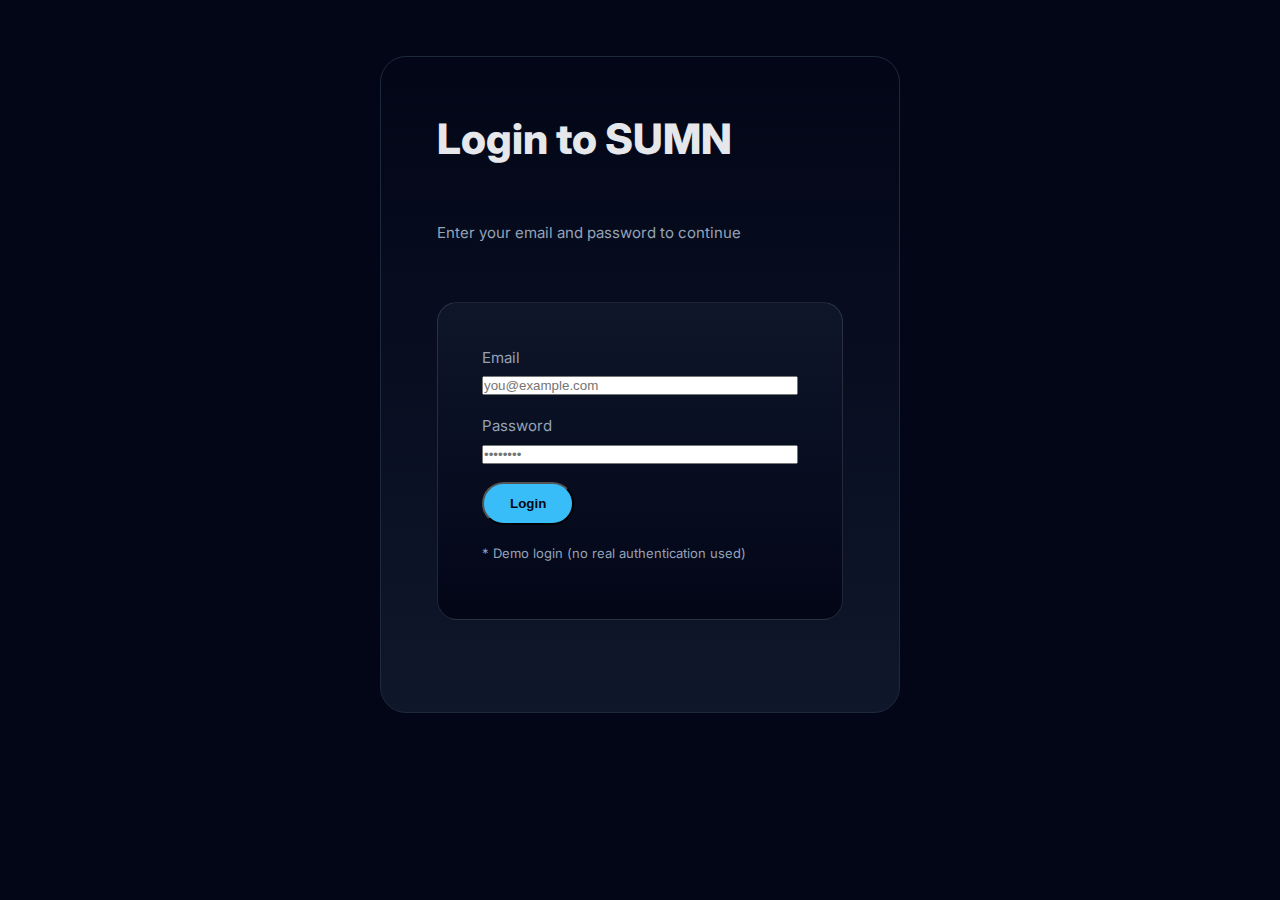
<file: stats.html>
<!DOCTYPE html>
<html lang="en">
<head>
    <meta charset="UTF-8" />
    <title>SUMN – Stats</title>
    <meta name="viewport" content="width=device-width, initial-scale=1.0" />
    <link rel="stylesheet" href="style.css" />
</head>
<body>

<div class="app-layout">

    <!-- SIDEBAR -->
    <aside class="sidebar">
        <div class="sidebar-logo">SUMN</div>
        <nav class="sidebar-nav">
            <a href="index.html">🏠 Home</a>
            <a href="todo.html">📝 Tasks</a>
            <a href="templates.html">📂 Templates</a>
            <a href="stats.html" class="active">📊 Stats</a>
            <a href="settings.html">⚙ Settings</a>
        </nav>
    </aside>

    <!-- MAIN -->
    <div class="app-main">

        <section class="page">
            <h1>Productivity Stats</h1>
            <p class="text-muted">
                Your progress at a glance.
            </p>

            <div class="templates-grid">
                <div class="template-card">
                    <h3>Total Tasks</h3>
                    <p id="totalTasks">0</p>
                </div>

                <div class="template-card">
                    <h3>Completed</h3>
                    <p id="completedTasks">0</p>
                </div>

                <div class="template-card">
                    <h3>Active</h3>
                    <p id="activeTasks">0</p>
                </div>
            </div>
        </section>

    </div>
</div>

<script src="app.js"></script>
</body>
</html>
</file>
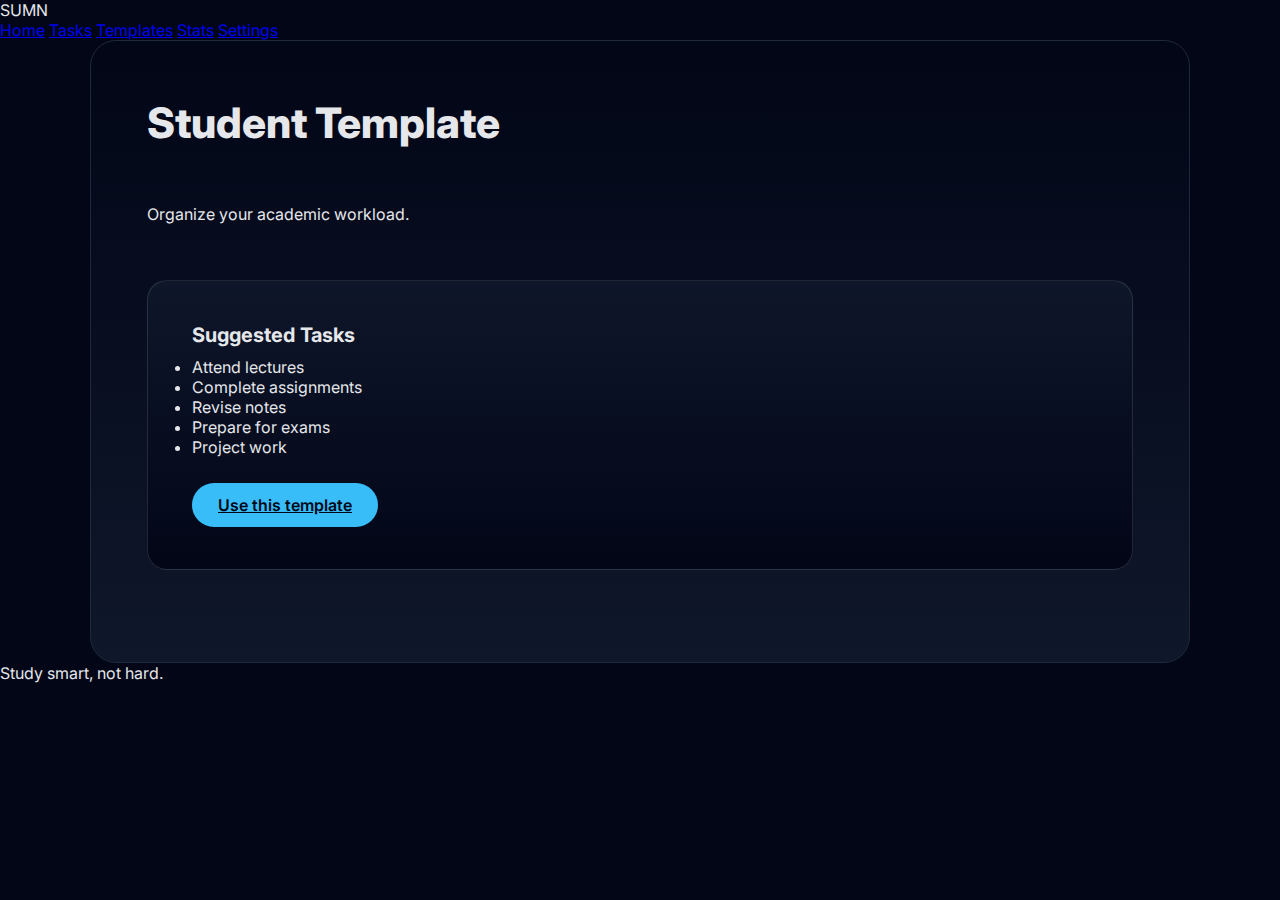
<file: student.html>
<!DOCTYPE html>
<html lang="en">
<head>
    <meta charset="UTF-8" />
    <title>SUMN – Student Template</title>
    <meta name="viewport" content="width=device-width, initial-scale=1.0" />
    <link rel="stylesheet" href="../style.css" />
</head>
<body>

<header class="navbar">
    <div class="logo">SUMN</div>
    <nav>
        <a href="../index.html">Home</a>
        <a href="../todo.html">Tasks</a>
        <a href="../templates.html" class="active">Templates</a>
        <a href="../stats.html">Stats</a>
        <a href="../settings.html">Settings</a>
    </nav>
</header>

<main class="page">
    <h1>Student Template</h1>
    <p>Organize your academic workload.</p>

    <div class="template-card">
        <h3>Suggested Tasks</h3>
        <ul class="task-list">
            <li>Attend lectures</li>
            <li>Complete assignments</li>
            <li>Revise notes</li>
            <li>Prepare for exams</li>
            <li>Project work</li>
        </ul>

        <br />

        <a href="../todo.html"
           onclick="localStorage.setItem('prefill',
             JSON.stringify([
               'Attend lectures',
               'Complete assignments',
               'Revise notes',
               'Prepare for exams',
               'Project work'
             ])
           )"
           class="btn primary">
           Use this template
        </a>
    </div>
</main>

<footer class="footer">
    <p>Study smart, not hard.</p>
</footer>

</body>
</html>
</file>
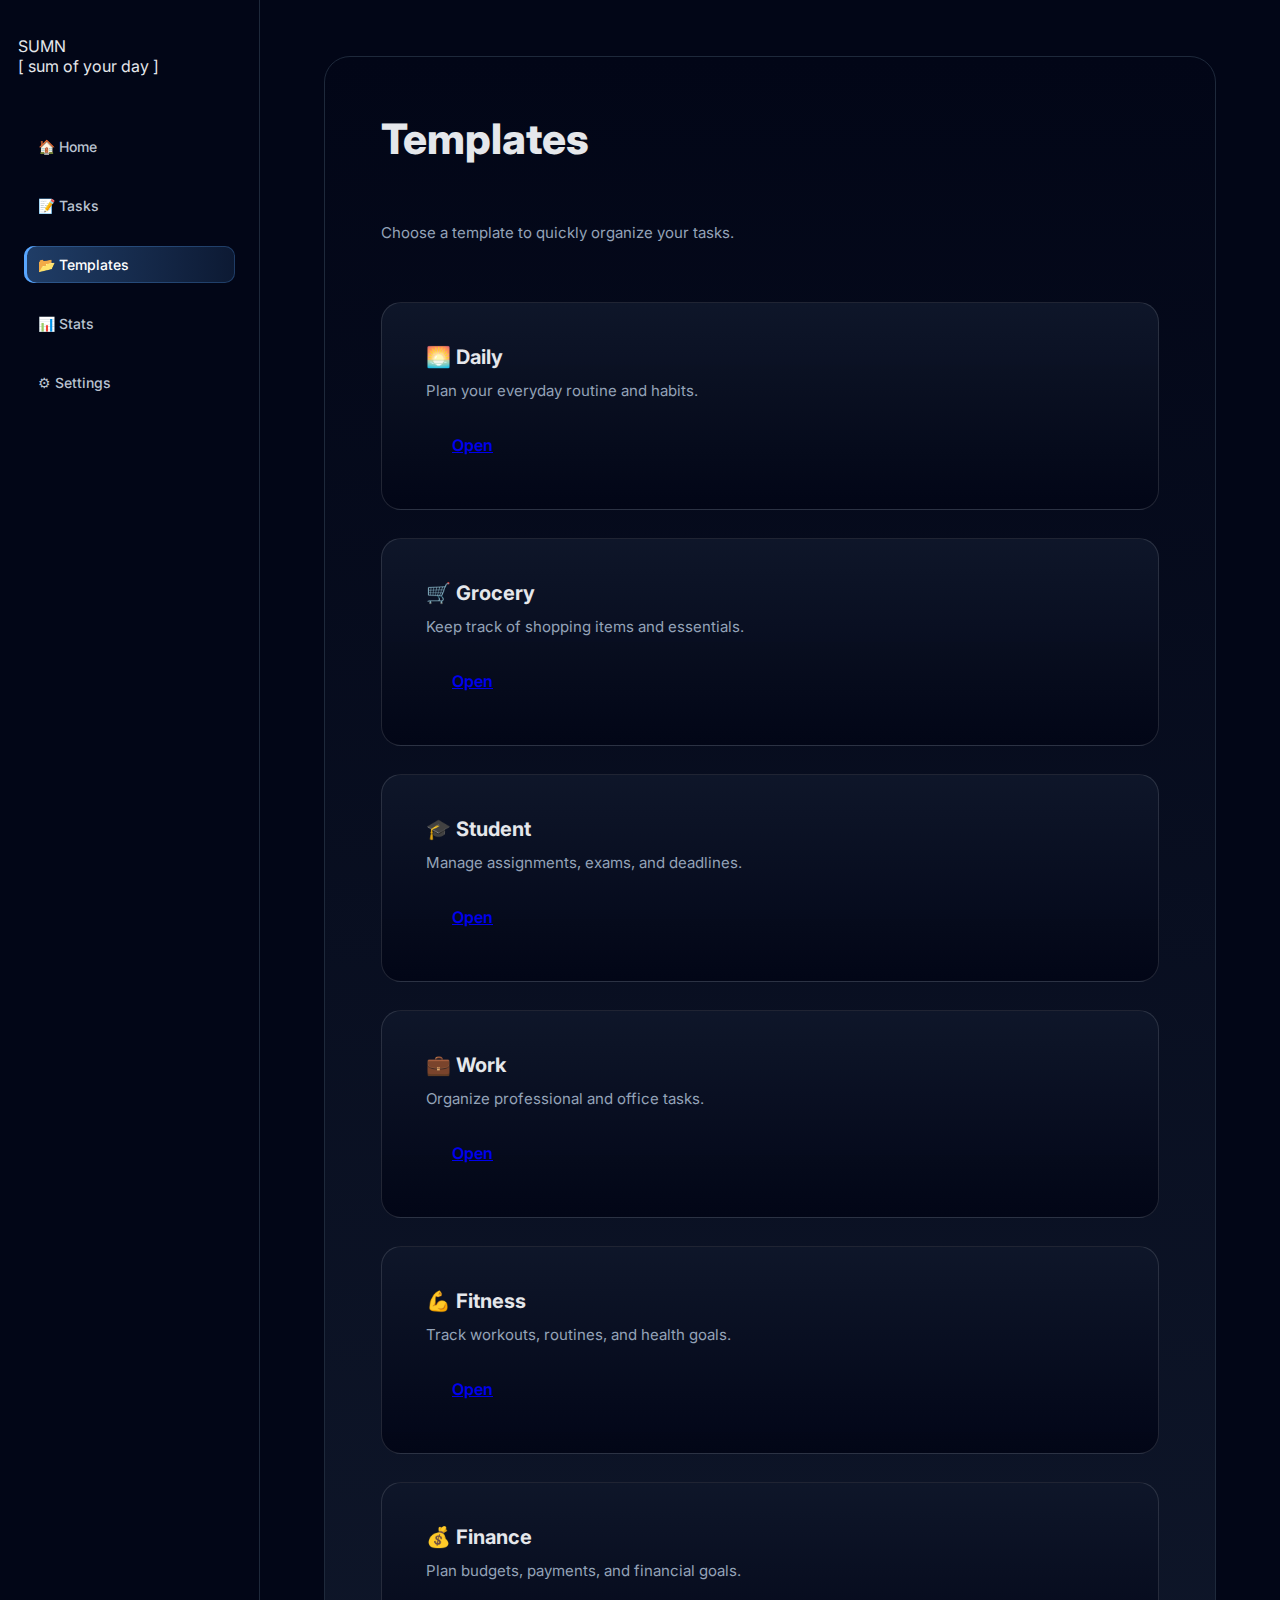
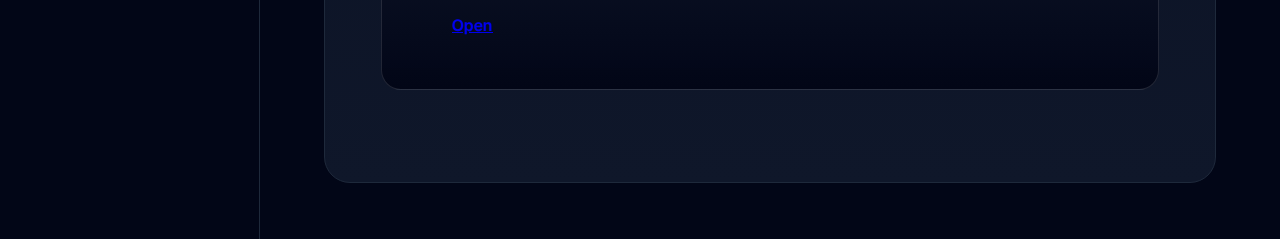
<file: templates.html>
<!DOCTYPE html>
<html lang="en">
<head>
    <meta charset="UTF-8" />
    <title>SUMN – Templates</title>
    <meta name="viewport" content="width=device-width, initial-scale=1.0" />

    <link rel="stylesheet" href="style.css" />
</head>
<body>

<div class="app-layout">

    <!-- SIDEBAR -->
    <aside class="sidebar">
        <div class="brand-logo">
            <div class="brand-name">SUMN</div>
            <div class="brand-tagline">[ sum of your day ]</div>
        </div>

        <nav class="sidebar-nav">
            <a href="index.html">🏠 Home</a>
            <a href="todo.html">📝 Tasks</a>
            <a href="templates.html" class="active">📂 Templates</a>
            <a href="stats.html">📊 Stats</a>
            <a href="settings.html">⚙ Settings</a>
        </nav>
    </aside>

    <!-- MAIN CONTENT -->
    <div class="app-main">

        <section class="page">
            <h1>Templates</h1>
            <p class="text-muted">
                Choose a template to quickly organize your tasks.
            </p>

            <div class="templates-grid">

                <div class="template-card">
                    <h3>🌅 Daily</h3>
                    <p class="text-muted">Plan your everyday routine and habits.</p>
                    <a href="templates/daily.html" class="btn secondary">Open</a>
                </div>

                <div class="template-card">
                    <h3>🛒 Grocery</h3>
                    <p class="text-muted">Keep track of shopping items and essentials.</p>
                    <a href="templates/grocery.html" class="btn secondary">Open</a>
                </div>

                <div class="template-card">
                    <h3>🎓 Student</h3>
                    <p class="text-muted">Manage assignments, exams, and deadlines.</p>
                    <a href="templates/student.html" class="btn secondary">Open</a>
                </div>

                <div class="template-card">
                    <h3>💼 Work</h3>
                    <p class="text-muted">Organize professional and office tasks.</p>
                    <a href="templates/work.html" class="btn secondary">Open</a>
                </div>

                <div class="template-card">
                    <h3>💪 Fitness</h3>
                    <p class="text-muted">Track workouts, routines, and health goals.</p>
                    <a href="templates/fitness.html" class="btn secondary">Open</a>
                </div>

                <div class="template-card">
                    <h3>💰 Finance</h3>
                    <p class="text-muted">Plan budgets, payments, and financial goals.</p>
                    <a href="templates/finance.html" class="btn secondary">Open</a>
                </div>

            </div>
        </section>

    </div>
</div>

</body>
</html>
</file>
<file: style.css>
/* =========================
   GOOGLE FONTS
========================= */
@import url('https://fonts.googleapis.com/css2?family=Inter:wght@400;600;800&family=Space+Grotesk:wght@500;700&display=swap');

/* =========================
   RESET + VARIABLES
========================= */
* {
    margin: 0;
    padding: 0;
    box-sizing: border-box;
}

:root {
    --accent: #38bdf8;
    --bg-main: #020617;
    --bg-card: #020617;
    --bg-soft: #0f172a;
    --text-main: #e5e7eb;
    --text-muted: #94a3b8;
    --border: #1e293b;
    --radius: 18px;
}

/* =========================
   BASE
========================= */
body {
    font-family: 'Inter', system-ui, sans-serif;
    background: var(--bg-main);
    color: var(--text-main);
    min-height: 100vh;
}

h1 {
    font-size: 42px;
    font-weight: 800;
    margin-bottom: 12px;
}

h3 {
    font-size: 20px;
    margin-bottom: 10px;
}

.text-muted {
    color: var(--text-muted);
    font-size: 15px;
    line-height: 1.7;
}

/* =========================
   APP LAYOUT
========================= */
.app-layout {
    display: flex;
    min-height: 100vh;
}

/* =========================
   SIDEBAR
========================= */
.sidebar {
    width: 260px;
    padding: 28px 18px;
    border-right: 1px solid var(--border);
}

.sidebar-nav {
    display: flex;
    flex-direction: column;
    gap: 12px;
}

/* =========================
   MAIN CONTENT
========================= */
.app-main {
    flex: 1;
    padding: 56px 64px;
}

/* =========================
   PAGE WRAPPER (GLOBAL FIX)
========================= */
.page {
    max-width: 1100px;
    margin: 0 auto;
    padding: 56px 56px 64px;
    border-radius: 26px;
    background: linear-gradient(180deg, var(--bg-card), var(--bg-soft));
    border: 1px solid var(--border);
}

/* =========================
   SECTION SPACING (KEY FIX)
========================= */
.page > * + * {
    margin-top: 56px;
}

/* =========================
   TEMPLATE / STATS / SETTINGS CONTAINERS
========================= */
.template-card,
.stats-card,
.settings-card {
    padding: 42px 44px;
    border-radius: 22px;
    background: linear-gradient(
        180deg,
        rgba(15,23,42,0.96),
        rgba(2,6,23,0.98)
    );
    border: 1px solid rgba(255,255,255,0.12);
}

/* =========================
   TEMPLATE LIST (BIG FIX)
========================= */
.template-list {
    display: grid;
    grid-template-columns: 1fr;
    gap: 28px;
    margin-top: 36px;
}

.template-item {
    padding: 28px 32px;
    border-radius: 18px;
    background: linear-gradient(
        180deg,
        rgba(255,255,255,0.06),
        rgba(255,255,255,0.02)
    );
    display: flex;
    flex-direction: column;
    gap: 12px;
}

.template-item strong {
    font-size: 18px;
}

.template-item .open-link {
    margin-top: 6px;
    font-weight: 600;
    color: var(--accent);
}

/* =========================
   STATS PAGE SPACING
========================= */
.stats-grid {
    display: grid;
    grid-template-columns: 1fr;
    gap: 26px;
    margin-top: 40px;
}

.stat-box {
    padding: 28px 32px;
    border-radius: 18px;
    background: linear-gradient(
        180deg,
        rgba(255,255,255,0.06),
        rgba(255,255,255,0.02)
    );
}

.stat-box strong {
    display: block;
    font-size: 16px;
    margin-bottom: 6px;
}

.stat-box span {
    font-size: 26px;
    font-weight: 800;
    color: var(--accent);
}

/* =========================
   SETTINGS PAGE (MAJOR CLEANUP)
========================= */
.settings-group {
    display: flex;
    flex-direction: column;
    gap: 28px;
    margin-top: 36px;
}

.setting-item {
    padding: 30px 34px;
    border-radius: 18px;
    background: linear-gradient(
        180deg,
        rgba(255,255,255,0.06),
        rgba(255,255,255,0.02)
    );
    display: flex;
    flex-direction: column;
    gap: 14px;
}

.setting-item h4 {
    font-size: 18px;
    font-weight: 700;
}

/* =========================
   BUTTONS
========================= */
.btn {
    padding: 12px 26px;
    border-radius: 999px;
    font-weight: 600;
    width: fit-content;
}

.btn.primary {
    background: var(--accent);
    color: #020617;
}

/* =========================
   RESPONSIVE POLISH
========================= */
@media (max-width: 900px) {
    .app-main {
        padding: 32px 24px;
    }

    .page {
        padding: 36px 28px;
    }
}
/* =========================
   SAFE SPACING PATCH
   (Does NOT affect layout)
========================= */

/* ---------- PAGE HEADINGS ---------- */
.page h1 {
    margin-bottom: 18px;
}

.page > p,
.page > .text-muted {
    margin-bottom: 32px;
}

/* ---------- TEMPLATES PAGE ---------- */
.templates-page .template-card,
.template-card {
    margin-bottom: 28px; /* space between cards */
}

.template-card h3 {
    margin-bottom: 10px;
}

.template-card p {
    margin-bottom: 14px;
    line-height: 1.6;
}

.template-card a {
    display: inline-block;
    margin-top: 6px;
}

/* ---------- STATS PAGE ---------- */
.stats-page .stat-card {
    margin-bottom: 22px;
    padding: 28px;
}

.stats-page .stat-card h3 {
    margin-bottom: 8px;
}

.stats-page .stat-card p {
    margin-top: 6px;
}

/* ---------- SETTINGS PAGE ---------- */
.settings-page .setting-section {
    margin-bottom: 32px;
    padding: 28px;
}

.setting-section h3 {
    margin-bottom: 10px;
}

.setting-section p {
    margin-bottom: 16px;
    line-height: 1.6;
}

.setting-section button {
    margin-top: 10px;
}

/* ---------- GENERAL CARD BREATHING ---------- */
.template-card,
.stat-card,
.setting-section {
    border-radius: 20px;
}
/* =========================
   HOME PAGE HERO FIX (SAFE)
========================= */

.home-page {
    padding-top: 80px; /* pushes content down */
}

.home-page h1 {
    margin-bottom: 14px;
}

.home-page .text-muted {
    margin-bottom: 22px;
    line-height: 1.6;
}

.home-page .btn {
    margin-top: 6px;
}
/* SUMN branding */
.brand-title {
    font-size: 48px;
    font-weight: 800;
    letter-spacing: 0.08em;
}

.brand-s {
    color: #ef4444; /* premium red */
}
/* =========================
   HOME PAGE – PREMIUM SPACING
========================= */

.home-page {
    padding-top: 120px; /* pushes content DOWN */
    padding-left: 40px; /* breathing room from sidebar */
}

.home-page h1 {
    margin-bottom: 20px;
}

.home-page .text-muted {
    margin-bottom: 28px;
    line-height: 1.7;
}

.home-page .btn {
    margin-top: 10px;
}
/* =========================
   SIDEBAR – SPACING & POLISH
========================= */

.sidebar {
    padding-top: 36px;
}

.brand-logo {
    margin-bottom: 48px;
}

.sidebar-nav {
    gap: 14px; /* more air between items */
}

.sidebar-nav a {
    padding: 14px 18px;
    font-size: 15px;
}
/* =========================
   HOME – PREMIUM SPACING
========================= */

.home-page {
    padding-left: 60px;        /* distance from sidebar */
    padding-top: 140px;        /* pushes content DOWN */
}

.home-hero {
    max-width: 520px;
    display: flex;
    flex-direction: column;
    align-items: flex-start;
}

/* SUMN title */
.brand-title {
    font-size: 52px;
    font-weight: 800;
    letter-spacing: 0.1em;
    margin-bottom: 22px;       /* space BELOW title */
}

.brand-s {
    color: #ef4444;            /* red S */
}

/* tagline */
.home-tagline {
    font-size: 16px;
    opacity: 0.7;
    margin-bottom: 42px;       /* BIG breathing gap */
    line-height: 1.8;
}

/* CTA button */
.primary-btn {
    padding: 14px 32px;
    font-size: 15px;
    border-radius: 999px;
}
/* =========================
   SIDEBAR – HOVER & ACTIVE
   ========================= */

.sidebar-nav a {
    display: flex;
    align-items: center;
    gap: 10px;

    padding: 10px 14px;
    margin: 4px 6px;

    border-radius: 10px;
    text-decoration: none;

    color: #b9c2d0;
    font-size: 14px;
    font-weight: 500;

    transition:
        background 0.25s ease,
        color 0.25s ease,
        box-shadow 0.25s ease;
}

/* Hover */
.sidebar-nav a:hover {
    background: rgba(88, 166, 255, 0.12);
    color: #eaf1ff;
    box-shadow: inset 0 0 0 1px rgba(88, 166, 255, 0.18);
}

/* Active (current page) */
.sidebar-nav a.active {
    background: linear-gradient(
        90deg,
        rgba(88, 166, 255, 0.35),
        rgba(88, 166, 255, 0.12)
    );
    color: #ffffff;
    box-shadow:
        inset 3px 0 0 #58a6ff,
        inset 0 0 0 1px rgba(88, 166, 255, 0.25);
}
/* =========================
   HERO – SUBTLE ANIMATION
   ========================= */

.home-hero {
    animation: heroFadeUp 0.8s ease-out forwards;
}

@keyframes heroFadeUp {
    from {
        opacity: 0;
        transform: translateY(8px);
    }
    to {
        opacity: 1;
        transform: translateY(0);
    }
}
/* =========================
   TASK INPUT BAR – PREMIUM
   ========================= */

/* Wrapper (safe even if you already have one) */
.task-controls,
.task-inputs {
    display: flex;
    flex-wrap: wrap;
    align-items: center;
    gap: 14px;
    margin-top: 24px;
    margin-bottom: 18px;
}

/* All inputs & selects */
.task-controls input,
.task-controls select,
.task-inputs input,
.task-inputs select {
    height: 42px;
    padding: 0 14px;

    background: rgba(255, 255, 255, 0.06);
    border: 1px solid rgba(255, 255, 255, 0.18);
    border-radius: 10px;

    color: #eaf1ff;
    font-size: 14px;

    transition:
        border-color 0.2s ease,
        background 0.2s ease,
        box-shadow 0.2s ease;
}

/* Placeholder */
.task-controls input::placeholder {
    color: rgba(234, 241, 255, 0.45);
}

/* Focus */
.task-controls input:focus,
.task-controls select:focus {
    outline: none;
    background: rgba(255, 255, 255, 0.08);
    border-color: #58a6ff;
    box-shadow: 0 0 0 2px rgba(88, 166, 255, 0.25);
}

/* Date input icon fix */
.task-controls input[type="date"],
.task-controls input[type="datetime-local"] {
    color-scheme: dark;
}

/* ADD BUTTON */
.task-controls .btn,
.task-controls button {
    height: 42px;
    padding: 0 26px;

    background: linear-gradient(135deg, #58a6ff, #6fc3ff);
    color: #ffffff;

    border: none;
    border-radius: 22px;
    font-weight: 600;
    font-size: 14px;

    cursor: pointer;

    box-shadow:
        0 6px 18px rgba(88, 166, 255, 0.35);

    transition:
        transform 0.15s ease,
        box-shadow 0.15s ease;
}

/* Button hover */
.task-controls .btn:hover,
.task-controls button:hover {
    transform: translateY(-1px);
    box-shadow:
        0 10px 24px rgba(88, 166, 255, 0.45);
}

/* =========================
   FILTER BUTTONS
   ========================= */

.task-filters,
.task-controls .filters {
    display: flex;
    gap: 8px;
    margin-top: 10px;
}

/* Filter buttons */
.task-filters button,
.task-controls .filters button {
    padding: 6px 14px;

    background: rgba(255, 255, 255, 0.06);
    border: 1px solid rgba(255, 255, 255, 0.18);
    border-radius: 8px;

    font-size: 13px;
    color: #c9d2e3;

    cursor: pointer;

    transition:
        background 0.2s ease,
        color 0.2s ease,
        border-color 0.2s ease;
}

/* Hover */
.task-filters button:hover {
    background: rgba(88, 166, 255, 0.15);
    border-color: rgba(88, 166, 255, 0.35);
    color: #ffffff;
}

/* Active filter */
.task-filters button.active {
    background: rgba(88, 166, 255, 0.35);
    border-color: #58a6ff;
    color: #ffffff;
}
/* ===============================
   TASK PAGE POLISH (SAFE)
================================ */

/* Page card */
.inbox-card {
  max-width: 760px;
  margin: 80px auto;
  padding: 48px;
}

/* Titles */
.page-title {
  font-size: 32px;
  margin-bottom: 6px;
}

.page-subtitle {
  color: #9aa6c0;
  margin-bottom: 28px;
}

/* Controls */
.task-controls {
  display: flex;
  gap: 14px;
  margin-bottom: 22px;
}

.task-controls input,
.task-controls select {
  background: rgba(255,255,255,0.08);
  border: 1px solid rgba(255,255,255,0.15);
  color: #fff;
  padding: 10px 14px;
  border-radius: 10px;
}

/* Filters */
.task-filters {
  position: relative;
  display: inline-flex;
  gap: 20px;
  margin-bottom: 30px;
}

.task-filters button {
  background: none;
  border: none;
  color: #9aa6c0;
  cursor: pointer;
  font-size: 14px;
}

.task-filters button.active {
  color: #fff;
}

.task-filters::after {
  content: "";
  position: absolute;
  bottom: -6px;
  height: 2px;
  background: #58a6ff;
  border-radius: 2px;
  transform: translateX(var(--x, 0));
  width: var(--w, 30px);
  transition: all 0.3s ease;
}

/* Task animation */
.task-item {
  animation: taskIn 0.35s ease forwards;
}

@keyframes taskIn {
  from {
    opacity: 0;
    transform: translateY(8px);
  }
  to {
    opacity: 1;
    transform: translateY(0);
  }
}

/* Empty state */
.empty-state {
  text-align: center;
  margin-top: 60px;
  color: #9aa6c0;
}

.empty-icon {
  font-size: 40px;
  margin-bottom: 10px;
}

/* ===== BRAND TITLE ===== */
.brand-title {
  font-size: 4.2rem;
  font-weight: 800;
  letter-spacing: 0.12em;
  color: #eaeaf0;
  position: relative;
}

.brand-s {
  position: relative;
  display: inline-block;
  color: #ff4d4d;
  cursor: pointer;
}

/* ❌ ENSURE NO BOX EXISTS */
.brand-s,
.brand-s::before,
.brand-s::after {
  background: none !important;
  box-shadow: none !important;
}

/* ===== GLOW (TEXT ONLY) ===== */
.brand-title:hover .brand-s {
  text-shadow:
    0 0 8px rgba(255, 80, 80, 0.6),
    0 0 20px rgba(255, 80, 80, 0.45),
    0 0 40px rgba(255, 60, 60, 0.35);
}

/* ===== LIGHTNING RAYS ===== */
.brand-s::after {
  content: "";
  position: absolute;
  inset: -35%;
  border-radius: 50%;
  opacity: 0;
  background:
    conic-gradient(
      from 0deg,
      rgba(255,80,80,0.0),
      rgba(255,80,80,0.9),
      rgba(255,80,80,0.0),
      rgba(255,80,80,0.8),
      rgba(255,80,80,0.0)
    );
  filter: blur(14px);
  animation: spin-rays 1.8s linear infinite;
  pointer-events: none;
}

.brand-title:hover .brand-s::after {
  opacity: 1;
}

/* ===== MICRO SPARKS ===== */
.sparks {
  position: absolute;
  inset: 0;
  pointer-events: none;
}

.sparks span {
  position: absolute;
  width: 4px;
  height: 4px;
  background: #ffb3b3;
  border-radius: 50%;
  opacity: 0;
  animation: spark-pop 1.2s ease-out infinite;
}

.brand-title:hover .sparks span {
  opacity: 1;
}

/* Random spark positions */
.sparks span:nth-child(1) { top: -20%; left: 10%; animation-delay: 0s; }
.sparks span:nth-child(2) { top: 30%; left: -15%; animation-delay: .2s; }
.sparks span:nth-child(3) { top: 80%; left: 25%; animation-delay: .4s; }
.sparks span:nth-child(4) { top: 50%; left: 110%; animation-delay: .6s; }
.sparks span:nth-child(5) { top: -10%; left: 70%; animation-delay: .8s; }

/* ===== LENS FLARE ===== */
.flare {
  position: absolute;
  top: 50%;
  left: -60%;
  width: 140%;
  height: 2px;
  background: linear-gradient(
    90deg,
    transparent,
    rgba(255,200,200,0.9),
    transparent
  );
  opacity: 0;
  transform: translateY(-50%);
  pointer-events: none;
}

.brand-title:hover .flare {
  opacity: 1;
  animation: flare-sweep 1.4s ease-out infinite;
}

/* ===== ANIMATIONS ===== */
@keyframes spin-rays {
  from { transform: rotate(0deg); }
  to { transform: rotate(360deg); }
}

@keyframes spark-pop {
  0% { transform: scale(0); opacity: 0; }
  50% { opacity: 1; }
  100% { transform: scale(1.8); opacity: 0; }
}

@keyframes flare-sweep {
  from { left: -60%; opacity: 0; }
  50% { opacity: 1; }
  to { left: 120%; opacity: 0; }
}
/* ================================
   HERO LAYOUT
================================ */
.hero-layout {
  display: grid;
  grid-template-columns: 1fr 1fr;
  align-items: center;
  height: 100%;
  padding: 80px 100px;
  gap: 60px;
}

/* LEFT SIDE */
.hero-left {
  display: flex;
  flex-direction: column;
  gap: 26px;
}

.brand-title {
  font-size: 64px;
  font-weight: 800;
  letter-spacing: 4px;
}

.brand-s {
  color: #ff4d4d;
  text-shadow: 0 0 18px rgba(255, 77, 77, 0.45);
}

.tagline {
  font-size: 16px;
  color: #a8b0c4;
  letter-spacing: 2px;
}

/* BUTTON */
.primary-btn {
  width: fit-content;
  padding: 14px 28px;
  border-radius: 999px;
  background: linear-gradient(135deg, #45c9ff, #6ddcff);
  color: #fff;
  font-weight: 600;
  transition: transform 0.25s ease, box-shadow 0.25s ease;
}

.primary-btn:hover {
  transform: translateY(-2px);
  box-shadow: 0 10px 30px rgba(80, 200, 255, 0.35);
}

/* ================================
   RIGHT SIDE TUNNEL
================================ */
.hero-right {
  display: flex;
  justify-content: center;
  align-items: center;
  perspective: 1200px;
}

.tunnel {
  position: relative;
  width: 300px;
  height: 300px;
  transform-style: preserve-3d;
  animation: waveSpin 16s linear infinite;
}

.wave {
  position: absolute;
  inset: 0;
  border-radius: 22px;
  transform: translateZ(var(--z));
  box-shadow: 0 0 60px rgba(54, 222, 255, 0.18);
}

.wave::before {
  content: "";
  position: absolute;
  inset: -18px;
  background: linear-gradient(
    135deg,
    transparent,
    rgba(54, 222, 255, 0.35)
  );
  filter: blur(20px);
  border-radius: inherit;
}

/* TUNNEL ROTATION */
@keyframes waveSpin {
  from {
    transform: rotateX(0deg) rotateY(0deg);
  }
  to {
    transform: rotateX(360deg) rotateY(360deg);
  }
}
/* ================================
   INDEX / HOME PAGE – FINAL FIX
   (Scoped, zero side-effects)
================================ */

/* Prevent clashes */
.home-page,
.hero-layout {
  position: relative;
  isolation: isolate;
}

/* Grid spacing */
.hero-layout {
  display: grid;
  grid-template-columns: 1fr 1fr;
  align-items: center;
  gap: 80px;
  padding: 120px 100px;
}

/* LEFT CONTENT */
.hero-left {
  max-width: 520px;
  display: flex;
  flex-direction: column;
  gap: 28px;
}

/* SUMN TITLE */
.hero-left .brand-title {
  font-size: 64px;
  letter-spacing: 0.14em;
  margin-bottom: 8px;
}

/* TAGLINE */
.hero-left .tagline,
.home-tagline {
  font-size: 15px;
  letter-spacing: 0.14em;
  opacity: 0.7;
  margin-bottom: 36px;
}

/* CTA BUTTON */
.hero-left .primary-btn {
  margin-top: 8px;
}

/* RIGHT VISUAL AREA */
.hero-right {
  display: flex;
  justify-content: center;
  align-items: center;
  min-height: 380px;
}

/* TUNNEL SAFETY */
.tunnel {
  pointer-events: none;
}

/* MOBILE SAFE */
@media (max-width: 900px) {
  .hero-layout {
    grid-template-columns: 1fr;
    padding: 80px 40px;
    gap: 60px;
  }

  .hero-right {
    order: -1;
  }
}
/* ================================
   3D S WAVE LOGO (REPLACES TUNNEL)
================================ */

.s-wave-container {
  position: relative;
  width: 260px;
  height: 260px;

  display: flex;
  justify-content: center;
  align-items: center;

  transform-style: preserve-3d;
  animation: sSpin 16s linear infinite;
  perspective: 1200px;
}

.s-wave {
  position: absolute;

  font-size: 180px;
  font-weight: 900;
  font-family: 'Space Grotesk', sans-serif;

  color: #ff4d4d;
  letter-spacing: -0.05em;

  transform: translateZ(var(--z));
  opacity: 0.12;

  text-shadow:
    0 0 18px rgba(255, 77, 77, 0.35),
    0 0 40px rgba(255, 77, 77, 0.25);

  filter: blur(0.4px);
}

/* Front layer sharper */
.s-wave:first-child {
  opacity: 1;
  filter: none;
  text-shadow:
    0 0 22px rgba(255, 77, 77, 0.65),
    0 0 60px rgba(255, 77, 77, 0.45);
}

/* Rotation animation */
@keyframes sSpin {
  from {
    transform: rotateX(0deg) rotateY(0deg);
  }
  to {
    transform: rotateX(360deg) rotateY(360deg);
  }
}

/* Hover = energy surge */
.hero-right:hover .s-wave {
  text-shadow:
    0 0 28px rgba(255, 90, 90, 0.9),
    0 0 80px rgba(255, 60, 60, 0.7);
}
/* ================================
   S WAVE – SIZE BOOST
================================ */
.s-wave {
  font-size: 210px; /* WAS 180px → now bolder */
}
/* ================================
   S WAVE – COLOR DEPTH SYNC
================================ */

/* Front S (core) */
.s-wave:nth-child(1) {
  color: #ff4d4d;
}

/* Depth waves */
.s-wave:nth-child(2) {
  color: rgba(255, 90, 90, 0.85);
}

.s-wave:nth-child(3) {
  color: rgba(180, 120, 160, 0.65);
}

.s-wave:nth-child(4) {
  color: rgba(120, 170, 220, 0.45);
}

.s-wave:nth-child(5) {
  color: rgba(80, 210, 255, 0.35);
}
/* ================================
   S PULSE ANIMATION
================================ */
@keyframes sPulse {
  0% {
    transform: scale(1);
  }
  40% {
    transform: scale(1.06);
  }
  100% {
    transform: scale(1);
  }
}
/* ================================
   SIDEBAR HOME → S INTERACTION
================================ */

/* When hovering Home, pulse the S */
.sidebar-nav a[href="index.html"]:hover ~ * .s-wave-container,
.sidebar-nav a.active ~ * .s-wave-container {
  animation: sPulse 0.6s ease;
}
/* ================================
   LIQUID WAVE WOBBLE
================================ */
@keyframes waveWobble {
  0% {
    transform: translateZ(var(--z)) rotate(0deg) scale(1);
  }
  25% {
    transform: translateZ(var(--z)) rotate(0.6deg) scale(1.01);
  }
  50% {
    transform: translateZ(var(--z)) rotate(-0.6deg) scale(0.995);
  }
  75% {
    transform: translateZ(var(--z)) rotate(0.4deg) scale(1.005);
  }
  100% {
    transform: translateZ(var(--z)) rotate(0deg) scale(1);
  }
}
/* ================================
   IDLE LIQUID MOTION
================================ */
.s-wave {
  animation:
    waveSpin 16s linear infinite,
    waveWobble 6s ease-in-out infinite;
}
/* ================================
   HOVER – STRONGER LIQUID FEEL
================================ */
.brand-title:hover .s-wave {
  animation:
    waveSpin 12s linear infinite,
    waveWobble 3.2s ease-in-out infinite;
}
/* ================================
   CURSOR-SYNCED DIRECTIONAL WOBBLE
================================ */
.brand-s {
  --tiltX: 0deg;
  --tiltY: 0deg;

  transform-style: preserve-3d;
  transform:
    rotateX(var(--tiltX))
    rotateY(var(--tiltY));
  transition: transform 0.12s ease-out;
}

/* Opposite motion for waves */
.s-wave {
  transform-style: preserve-3d;
  transform:
    rotateX(calc(var(--tiltX) * -1))
    rotateY(calc(var(--tiltY) * -1))
    translateZ(var(--z));
}
/* ================================
   PULSE RIPPLE (HOME CLICK)
================================ */
.brand-s::before {
  content: "";
  position: absolute;
  inset: -60%;
  border-radius: 50%;
  background: radial-gradient(
    circle,
    rgba(88, 200, 255, 0.6),
    transparent 70%
  );
  opacity: 0;
  transform: scale(0.4);
  pointer-events: none;
}

/* Trigger pulse */
.brand-s.pulse::before {
  animation: pulseRipple 0.9s ease-out forwards;
}

@keyframes pulseRipple {
  0% {
    opacity: 0.7;
    transform: scale(0.4);
  }
  100% {
    opacity: 0;
    transform: scale(1.8);
  }
}
/* ================================
   S WAVE CORE (RED)
================================ */
.s-wave-container {
  position: relative;
  width: 260px;
  height: 260px;
  perspective: 1200px;
  transform-style: preserve-3d;
}

.s-wave {
  position: absolute;
  inset: 0;
  display: flex;
  align-items: center;
  justify-content: center;

  font-size: 160px;
  font-weight: 800;
  font-family: 'Space Grotesk', sans-serif;

  transform-style: preserve-3d;
  transform:
    translateZ(var(--z))
    rotateX(var(--rx, 0deg))
    rotateY(var(--ry, 0deg));

  transition: transform 0.15s ease-out;
}

/* Red core S */
.s-wave:first-child {
  color: #ff4d4d;
  text-shadow:
    0 0 20px rgba(255, 77, 77, 0.6),
    0 0 50px rgba(255, 77, 77, 0.4);
}

/* Cyan wave layers */
.s-wave:not(:first-child) {
  color: rgba(80, 220, 255, 0.85);
  filter: blur(1px);
  text-shadow:
    0 0 25px rgba(80, 220, 255, 0.6);
}

/* ================================
   LIQUID WOBBLE (IDLE)
================================ */
@keyframes liquidWobble {
  0%   { transform: translateZ(var(--z)) rotateZ(0deg); }
  50%  { transform: translateZ(var(--z)) rotateZ(0.6deg); }
  100% { transform: translateZ(var(--z)) rotateZ(0deg); }
}

.s-wave {
  animation: liquidWobble 4s ease-in-out infinite;
}

/* ================================
   PULSE RIPPLE (ON HOME CLICK)
================================ */
@keyframes pulseRipple {
  0% {
    transform: scale(1);
    filter: brightness(1);
  }
  50% {
    transform: scale(1.06);
    filter: brightness(1.35);
  }
  100% {
    transform: scale(1);
    filter: brightness(1);
  }
}

.s-wave-container.pulse {
  animation: pulseRipple 0.6s ease-out;
}
/* ================================
   LIQUID S – ADVANCED PHYSICS
================================ */

.s-wave-container {
  position: relative;
  width: 300px;
  height: 300px;
  perspective: 1400px;
  transform-style: preserve-3d;
}

/* S layers */
.s-wave {
  position: absolute;
  inset: 0;
  display: flex;
  align-items: center;
  justify-content: center;

  font-size: 190px;
  font-weight: 800;
  font-family: 'Space Grotesk', sans-serif;

  transform-style: preserve-3d;
  transform:
    translate3d(var(--mx, 0px), var(--my, 0px), var(--z))
    rotateX(var(--rx, 0deg))
    rotateY(var(--ry, 0deg))
    scale(var(--scale, 1));

  transition:
    filter 0.3s ease,
    text-shadow 0.3s ease;
}

/* RED CORE */
.s-wave:first-child {
  color: #ff4d4d;
  text-shadow:
    0 0 18px rgba(255, 77, 77, 0.7),
    0 0 45px rgba(255, 77, 77, 0.45);
  z-index: 5;
}

/* CYAN WAVES */
.s-wave:not(:first-child) {
  color: rgba(90, 230, 255, 0.75);
  filter: blur(1.6px);
  text-shadow:
    0 0 40px rgba(90, 230, 255, 0.65);
}

/* BREAKUP STATE */
.s-wave.break {
  filter: blur(3px);
}

/* IDLE LIQUID MOTION */
@keyframes liquidDrift {
  0%   { transform: translateZ(var(--z)) rotateZ(0deg); }
  50%  { transform: translateZ(var(--z)) rotateZ(1.5deg); }
  100% { transform: translateZ(var(--z)) rotateZ(0deg); }
}

.s-wave {
  animation: liquidDrift 7s ease-in-out infinite;
}

/* PULSE RIPPLE */
@keyframes pulseRipple {
  0% { transform: scale(1); }
  40% { transform: scale(1.08); }
  100% { transform: scale(1); }
}

.s-wave-container.pulse {
  animation: pulseRipple 0.7s cubic-bezier(.22,.61,.36,1);
}
/* =========================
   LIGHT MODE (PREMIUM)
========================= */
body.light {
    --bg-main: #f1f5f9;
    --bg-card: #ffffff;
    --bg-soft: #e2e8f0;

    --text-main: #020617;
    --text-muted: #475569;

    --border: rgba(2, 6, 23, 0.12);
}

/* Light mode cards */
body.light .page,
body.light .welcome-section,
body.light .template-card,
body.light .task-panel {
    background: linear-gradient(
        180deg,
        rgba(255,255,255,0.95),
        rgba(241,245,249,0.95)
    );
    box-shadow: 0 30px 60px rgba(2,6,23,0.12);
}

/* Light sidebar */
body.light .sidebar {
    background: linear-gradient(
        180deg,
        #ffffff,
        #f1f5f9
    );
}

/* Light buttons */
body.light .btn.primary {
    background: linear-gradient(135deg, #38bdf8, #22d3ee);
    color: #020617;
}

/* Active sidebar item */
body.light .sidebar-nav a.active {
    background: rgba(56,189,248,0.25);
    color: #0284c7;
}
</file>
<file: styles.css>
/* ================= RESET ================= */
* {
    margin: 0;
    padding: 0;
    box-sizing: border-box;
    font-family: "Inter", system-ui, -apple-system, BlinkMacSystemFont, "Segoe UI", sans-serif;
}

/* ================= ROOT THEME ================= */
:root {
    --primary: #9bbf55;
    --secondary: #a3b18a;
    --accent: #d9e7b6;

    --text-main: #f1f5e8;
    --text-muted: rgba(255, 255, 255, 0.75);

    --shadow-soft: 0 20px 40px rgba(0, 0, 0, 0.45);
    --shadow-hover: 0 35px 80px rgba(0, 0, 0, 0.6);
}

/* ================= BODY ================= */
body {
    background:
        linear-gradient(
            180deg,
            rgba(20, 20, 20, 0.7),
            rgba(10, 10, 10, 0.8)
        ),
        url("https://images.unsplash.com/photo-1499750310107-5fef28a66643");
    background-size: cover;
    background-position: center;
    background-attachment: fixed;

    color: var(--text-main);
    line-height: 1.7;
    min-height: 100vh;
}

/* ================= HERO ================= */
.hero {
    text-align: center;
    padding: 140px 20px 90px;
    max-width: 900px;
    margin: 0 auto;
}

.hero h1 {
    font-size: 52px;
    font-weight: 800;
    letter-spacing: -0.8px;

    background: linear-gradient(90deg, var(--primary), var(--accent));
    background-clip: text;
    -webkit-background-clip: text;
    color: transparent;
}

.hero p {
    margin: 18px auto 28px;
    max-width: 620px;
    font-size: 17px;
    color: var(--text-muted);
}

/* ================= PHRASE ================= */
.quote {
    font-size: 15px;
    font-style: italic;
    color: var(--accent);
    margin-bottom: 18px;
}

/* ================= LINKS ================= */
a {
    color: var(--accent);
    text-decoration: none;
}

a:hover {
    text-decoration: underline;
}

/* ================= CTA BUTTON ================= */
.btn-primary {
    background: rgba(255, 255, 255, 0.85);
    color: #405a1b;
    padding: 14px 30px;
    border-radius: 999px;
    font-weight: 700;
    display: inline-block;

    box-shadow:
        0 10px 30px rgba(155, 191, 85, 0.35),
        0 0 0 6px rgba(255, 255, 255, 0.12);

    transition: all 0.3s ease;
}

.btn-primary:hover {
    transform: translateY(-4px);
    box-shadow:
        0 20px 50px rgba(155, 191, 85, 0.55),
        0 0 0 8px rgba(255, 255, 255, 0.18);
}

/* ================= GLASS CARD ================= */
.glass-card,
.page,
.todo-container {
    background: rgba(18, 18, 18, 0.55);
    backdrop-filter: blur(18px);
    -webkit-backdrop-filter: blur(18px);

    border-radius: 26px;
    padding: 48px;
    max-width: 900px;
    margin: 90px auto;

    box-shadow:
        0 30px 80px rgba(0, 0, 0, 0.6),
        inset 0 0 0 1px rgba(255, 255, 255, 0.06);
}

/* ================= HEADINGS ================= */
.glass-card h1,
.page h1,
.todo-container h1 {
    font-size: 42px;
    margin-bottom: 10px;
}

.subtitle {
    color: var(--text-muted);
    margin-bottom: 30px;
}

/* ================= FEATURES ================= */
.features-grid {
    display: grid;
    grid-template-columns: repeat(auto-fit, minmax(220px, 1fr));
    gap: 28px;
}

.feature-card {
    background: rgba(255, 255, 255, 0.08);
    padding: 28px;
    border-radius: 22px;
    box-shadow: var(--shadow-soft);
    transition: transform 0.35s ease, box-shadow 0.35s ease;
}

.feature-card:hover {
    transform: translateY(-10px);
    box-shadow: var(--shadow-hover);
}

.feature-card h3 {
    color: var(--accent);
    margin-bottom: 10px;
}

/* ================= TEMPLATE TILES ================= */
.template-grid {
    display: grid;
    grid-template-columns: repeat(auto-fit, minmax(220px, 1fr));
    gap: 26px;
    margin-top: 30px;
}

.template-tile {
    background: rgba(255, 255, 255, 0.08);
    backdrop-filter: blur(12px);
    border-radius: 22px;
    padding: 26px;

    box-shadow: var(--shadow-soft);
    transition: transform 0.35s ease, box-shadow 0.35s ease;
}

.template-tile h3 {
    color: var(--accent);
    margin-bottom: 8px;
}

.template-tile p {
    font-size: 14px;
    color: var(--text-muted);
}

.template-tile:hover {
    transform: translateY(-10px);
    box-shadow: var(--shadow-hover);
}

/* ================= PRICING ================= */
.pricing-grid {
    display: grid;
    grid-template-columns: repeat(auto-fit, minmax(260px, 1fr));
    gap: 30px;
}

.pricing-card {
    background: linear-gradient(
        180deg,
        rgba(255, 255, 255, 0.1),
        rgba(255, 255, 255, 0.02)
    );
    backdrop-filter: blur(14px);
    padding: 40px;
    border-radius: 26px;
    box-shadow: var(--shadow-soft);
}

/* ================= TODO ================= */
.todo-input {
    display: flex;
    gap: 10px;
    margin-bottom: 20px;
}

.todo-input input {
    flex: 1;
    padding: 12px;
    border-radius: 10px;
    border: none;
}

.todo-input button {
    background: var(--secondary);
    border: none;
    color: #fff;
    padding: 12px 16px;
    border-radius: 10px;
}

.task-list li {
    background: rgba(255, 255, 255, 0.08);
    border-radius: 16px;
    padding: 14px 18px;
    margin-bottom: 10px;
}

/* ================= REMINDERS ================= */
.reminder-box,
.reminder-form {
    display: flex;
    gap: 12px;
    justify-content: center;
    flex-wrap: wrap;
    margin: 30px 0;
}

.reminder-box input,
.reminder-form input {
    padding: 12px;
    border-radius: 10px;
    border: none;
    min-width: 160px;
}

.reminder-box input[type="datetime-local"],
.reminder-form input[type="datetime-local"] {
    min-width: 220px;
}

.reminder-box button,
.reminder-form button {
    background: var(--primary);
    color: #fff;
    border: none;
    padding: 12px 18px;
    border-radius: 10px;
    font-weight: 600;
}

.reminder-list {
    list-style: none;
    max-width: 500px;
    margin: 0 auto;
}

.reminder-list li {
    background: rgba(255, 255, 255, 0.08);
    padding: 14px;
    border-radius: 14px;
    margin-bottom: 12px;
}

/* ================= ANIMATION ================= */
@keyframes fadeUp {
    from {
        opacity: 0;
        transform: translateY(18px);
    }
    to {
        opacity: 1;
        transform: translateY(0);
    }
}

.hero,
.glass-card,
.page,
.todo-container {
    animation: fadeUp 0.8s ease forwards;
}
/* ================= HERO NAV (FIXED VISIBILITY) ================= */
.nav-glass {
    display: inline-flex;
    gap: 14px;
    align-items: center;
    flex-wrap: wrap;

    padding: 14px 18px;
    border-radius: 999px;

    background: rgba(0, 0, 0, 0.45);
    backdrop-filter: blur(14px);
    -webkit-backdrop-filter: blur(14px);

    box-shadow:
        0 20px 50px rgba(0, 0, 0, 0.6),
        inset 0 0 0 1px rgba(255, 255, 255, 0.06);
}

.nav-glass a {
    font-size: 14px;
    font-weight: 600;
    color: rgba(255, 255, 255, 0.85);
    padding: 8px 14px;
    border-radius: 999px;
    transition: all 0.25s ease;
}

.nav-glass a:hover {
    background: rgba(155, 191, 85, 0.18);
    color: #ffffff;
}
/* ================= HERO NAV (FIXED VISIBILITY) ================= */
.nav-glass {
    display: inline-flex;
    gap: 14px;
    align-items: center;
    flex-wrap: wrap;

    padding: 14px 18px;
    border-radius: 999px;

    background: rgba(0, 0, 0, 0.45);
    backdrop-filter: blur(14px);
    -webkit-backdrop-filter: blur(14px);

    box-shadow:
        0 20px 50px rgba(0, 0, 0, 0.6),
        inset 0 0 0 1px rgba(255, 255, 255, 0.06);
}

.nav-glass a {
    font-size: 14px;
    font-weight: 600;
    color: rgba(255, 255, 255, 0.85);
    padding: 8px 14px;
    border-radius: 999px;
    transition: all 0.25s ease;
}

.nav-glass a:hover {
    background: rgba(155, 191, 85, 0.18);
    color: #ffffff;
}
</file>
